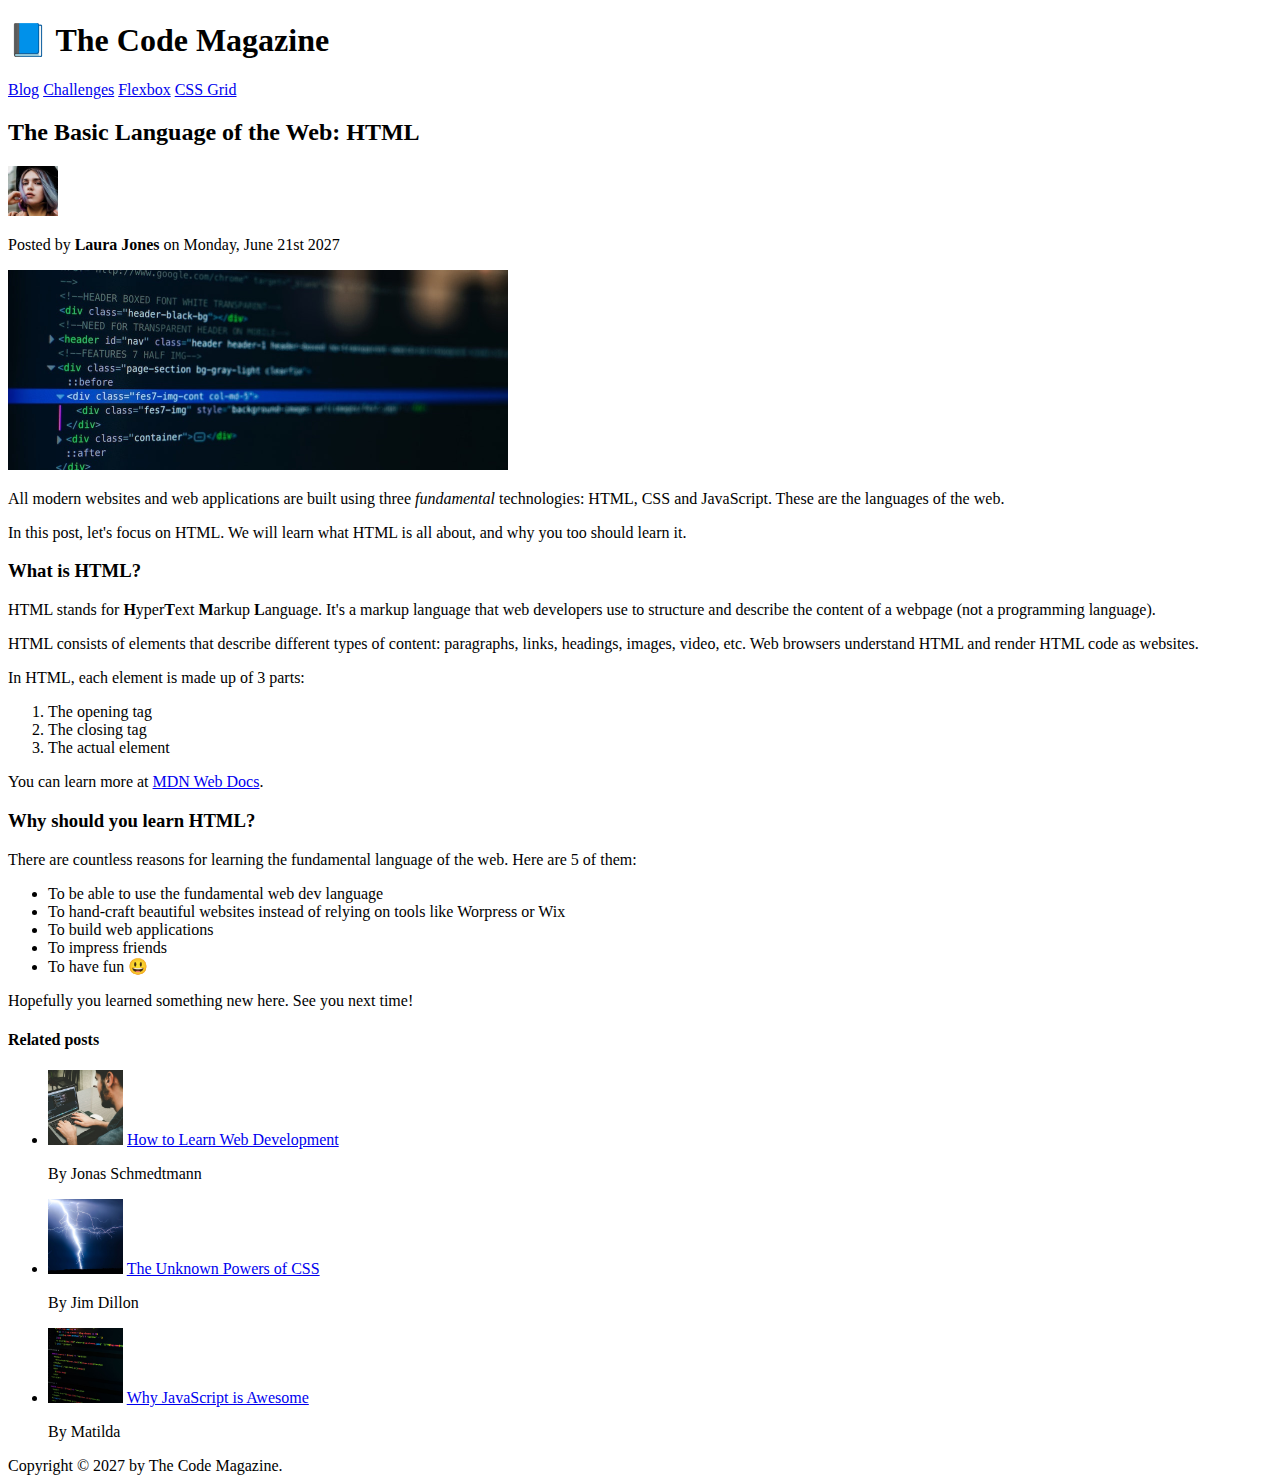
<file: final/02-HTML-Fundamentals/index.html>
<!DOCTYPE html>
<html lang="en">
  <head>
    <meta charset="UTF-8" />
    <title>The Basic Language of the Web: HTML</title>
  </head>

  <body>
    <!--
    <h1>The Basic Language of the Web: HTML</h1>
    <h2>The Basic Language of the Web: HTML</h2>
    <h3>The Basic Language of the Web: HTML</h3>
    <h4>The Basic Language of the Web: HTML</h4>
    <h5>The Basic Language of the Web: HTML</h5>
    <h6>The Basic Language of the Web: HTML</h6>
    -->

    <header>
      <h1>📘 The Code Magazine</h1>

      <nav>
        <a href="blog.html">Blog</a>
        <a href="#">Challenges</a>
        <a href="#">Flexbox</a>
        <a href="#">CSS Grid</a>
      </nav>
    </header>

    <article>
      <header>
        <h2>The Basic Language of the Web: HTML</h2>

        <img
          src="img/laura-jones.jpg"
          alt="Headshot of Laura Jones"
          height="50"
          width="50"
        />

        <p>Posted by <strong>Laura Jones</strong> on Monday, June 21st 2027</p>

        <img
          src="img/post-img.jpg"
          alt="HTML code on a screen"
          width="500"
          height="200"
        />
      </header>

      <p>
        All modern websites and web applications are built using three
        <em>fundamental</em>
        technologies: HTML, CSS and JavaScript. These are the languages of the
        web.
      </p>

      <p>
        In this post, let's focus on HTML. We will learn what HTML is all about,
        and why you too should learn it.
      </p>

      <h3>What is HTML?</h3>
      <p>
        HTML stands for <strong>H</strong>yper<strong>T</strong>ext
        <strong>M</strong>arkup <strong>L</strong>anguage. It's a markup
        language that web developers use to structure and describe the content
        of a webpage (not a programming language).
      </p>
      <p>
        HTML consists of elements that describe different types of content:
        paragraphs, links, headings, images, video, etc. Web browsers understand
        HTML and render HTML code as websites.
      </p>
      <p>In HTML, each element is made up of 3 parts:</p>

      <ol>
        <li>The opening tag</li>
        <li>The closing tag</li>
        <li>The actual element</li>
      </ol>

      <p>
        You can learn more at
        <a
          href="https://developer.mozilla.org/en-US/docs/Web/HTML"
          target="_blank"
          >MDN Web Docs</a
        >.
      </p>

      <h3>Why should you learn HTML?</h3>

      <p>
        There are countless reasons for learning the fundamental language of the
        web. Here are 5 of them:
      </p>

      <ul>
        <li>To be able to use the fundamental web dev language</li>
        <li>
          To hand-craft beautiful websites instead of relying on tools like
          Worpress or Wix
        </li>
        <li>To build web applications</li>
        <li>To impress friends</li>
        <li>To have fun 😃</li>
      </ul>

      <p>Hopefully you learned something new here. See you next time!</p>
    </article>

    <aside>
      <h4>Related posts</h4>

      <ul>
        <li>
          <img
            src="img/related-1.jpg"
            alt="Person programming"
            width="75"
            width="75"
          />
          <a href="#">How to Learn Web Development</a>
          <p>By Jonas Schmedtmann</p>
        </li>
        <li>
          <img src="img/related-2.jpg" alt="Lightning" width="75" heigth="75" />
          <a href="#">The Unknown Powers of CSS</a>
          <p>By Jim Dillon</p>
        </li>
        <li>
          <img
            src="img/related-3.jpg"
            alt="JavaScript code on a screen"
            width="75"
            height="75"
          />
          <a href="#">Why JavaScript is Awesome</a>
          <p>By Matilda</p>
        </li>
      </ul>
    </aside>

    <footer>Copyright &copy; 2027 by The Code Magazine.</footer>
  </body>
</html>
</file>
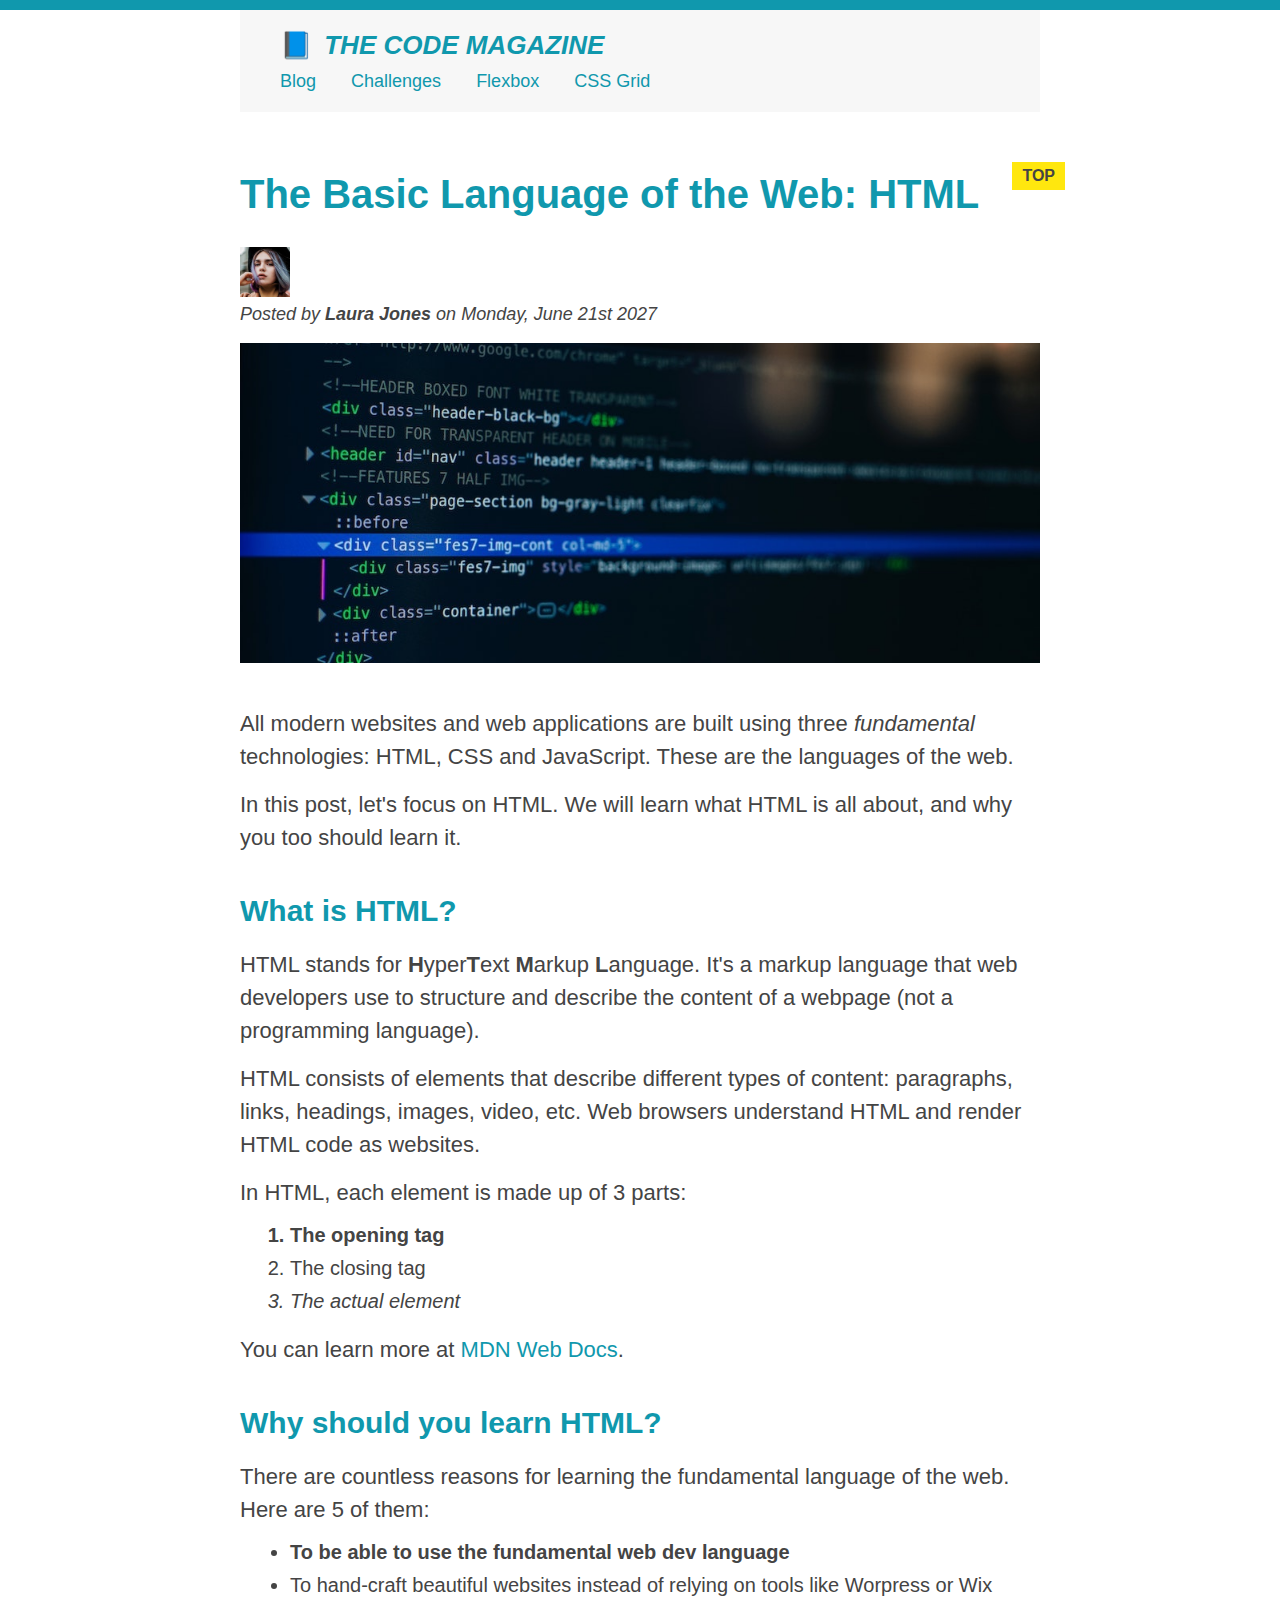
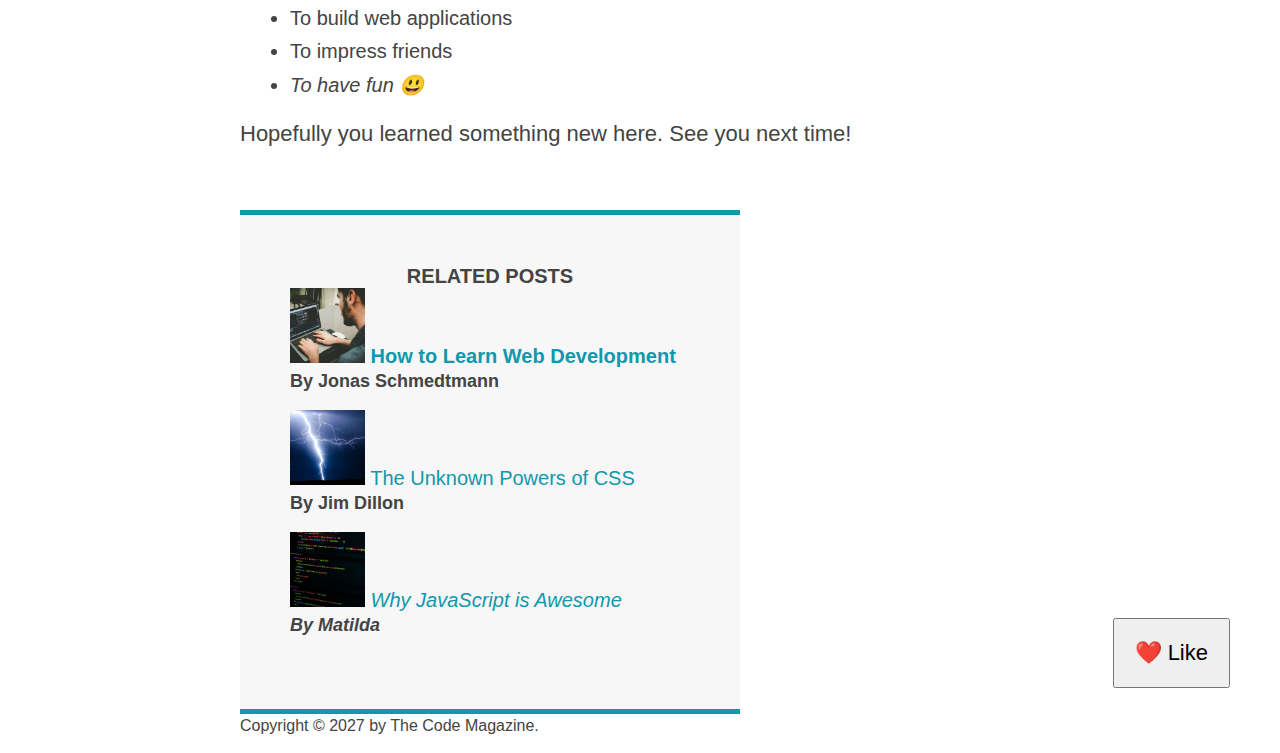
<file: final/03-CSS-Fundamentals/index.html>
<!DOCTYPE html>
<html lang="en">
  <head>
    <meta charset="UTF-8" />
    <link href="style.css" rel="stylesheet" />

    <title>The Basic Language of the Web: HTML</title>
  </head>

  <body>
    <!--
    <h1>The Basic Language of the Web: HTML</h1>
    <h2>The Basic Language of the Web: HTML</h2>
    <h3>The Basic Language of the Web: HTML</h3>
    <h4>The Basic Language of the Web: HTML</h4>
    <h5>The Basic Language of the Web: HTML</h5>
    <h6>The Basic Language of the Web: HTML</h6>
    -->

    <div class="container">
      <header class="main-header">
        <h1>📘 The Code Magazine</h1>

        <nav>
          <!-- <strong>This is the navigation</strong> -->
          <a href="blog.html">Blog</a>
          <a href="#">Challenges</a>
          <a href="#">Flexbox</a>
          <a href="#">CSS Grid</a>
        </nav>
      </header>

      <article>
        <header class="post-header">
          <h2>The Basic Language of the Web: HTML</h2>

          <img
            src="img/laura-jones.jpg"
            alt="Headshot of Laura Jones"
            height="50"
            width="50"
          />

          <p id="author">
            Posted by <strong>Laura Jones</strong> on Monday, June 21st 2027
          </p>

          <img
            src="img/post-img.jpg"
            alt="HTML code on a screen"
            width="500"
            height="200"
            class="post-img"
          />
          <button>❤️ Like</button>
        </header>

        <p>
          All modern websites and web applications are built using three
          <em>fundamental</em>
          technologies: HTML, CSS and JavaScript. These are the languages of the
          web.
        </p>

        <p>
          In this post, let's focus on HTML. We will learn what HTML is all
          about, and why you too should learn it.
        </p>

        <h3>What is HTML?</h3>
        <p>
          HTML stands for <strong>H</strong>yper<strong>T</strong>ext
          <strong>M</strong>arkup <strong>L</strong>anguage. It's a markup
          language that web developers use to structure and describe the content
          of a webpage (not a programming language).
        </p>
        <p>
          HTML consists of elements that describe different types of content:
          paragraphs, links, headings, images, video, etc. Web browsers
          understand HTML and render HTML code as websites.
        </p>
        <p>In HTML, each element is made up of 3 parts:</p>

        <ol>
          <li class="first-li">The opening tag</li>
          <li>The closing tag</li>
          <li>The actual element</li>
        </ol>

        <p>
          You can learn more at
          <a
            href="https://developer.mozilla.org/en-US/docs/Web/HTML"
            target="_blank"
            >MDN Web Docs</a
          >.
        </p>

        <h3>Why should you learn HTML?</h3>

        <p>
          There are countless reasons for learning the fundamental language of
          the web. Here are 5 of them:
        </p>

        <ul>
          <li class="first-li">
            To be able to use the fundamental web dev language
          </li>
          <li>
            To hand-craft beautiful websites instead of relying on tools like
            Worpress or Wix
          </li>
          <li>To build web applications</li>
          <li>To impress friends</li>
          <li>To have fun 😃</li>
        </ul>

        <p>Hopefully you learned something new here. See you next time!</p>
      </article>

      <aside>
        <h4>Related posts</h4>

        <ul class="related">
          <li>
            <img
              src="img/related-1.jpg"
              alt="Person programming"
              width="75"
              height="75"
            />
            <a href="#">How to Learn Web Development</a>
            <p class="related-author">By Jonas Schmedtmann</p>
          </li>
          <li>
            <img
              src="img/related-2.jpg"
              alt="Lightning"
              width="75"
              height="75"
            />
            <a href="#">The Unknown Powers of CSS</a>
            <p class="related-author">By Jim Dillon</p>
          </li>
          <li>
            <img
              src="img/related-3.jpg"
              alt="JavaScript code on a screen"
              width="75"
              height="75"
            />
            <a href="#">Why JavaScript is Awesome</a>
            <p class="related-author">By Matilda</p>
          </li>
        </ul>
      </aside>

      <footer>
        <p id="copyright" class="copyright text">
          Copyright &copy; 2027 by The Code Magazine.
        </p>
      </footer>
    </div>
  </body>
</html>
</file>
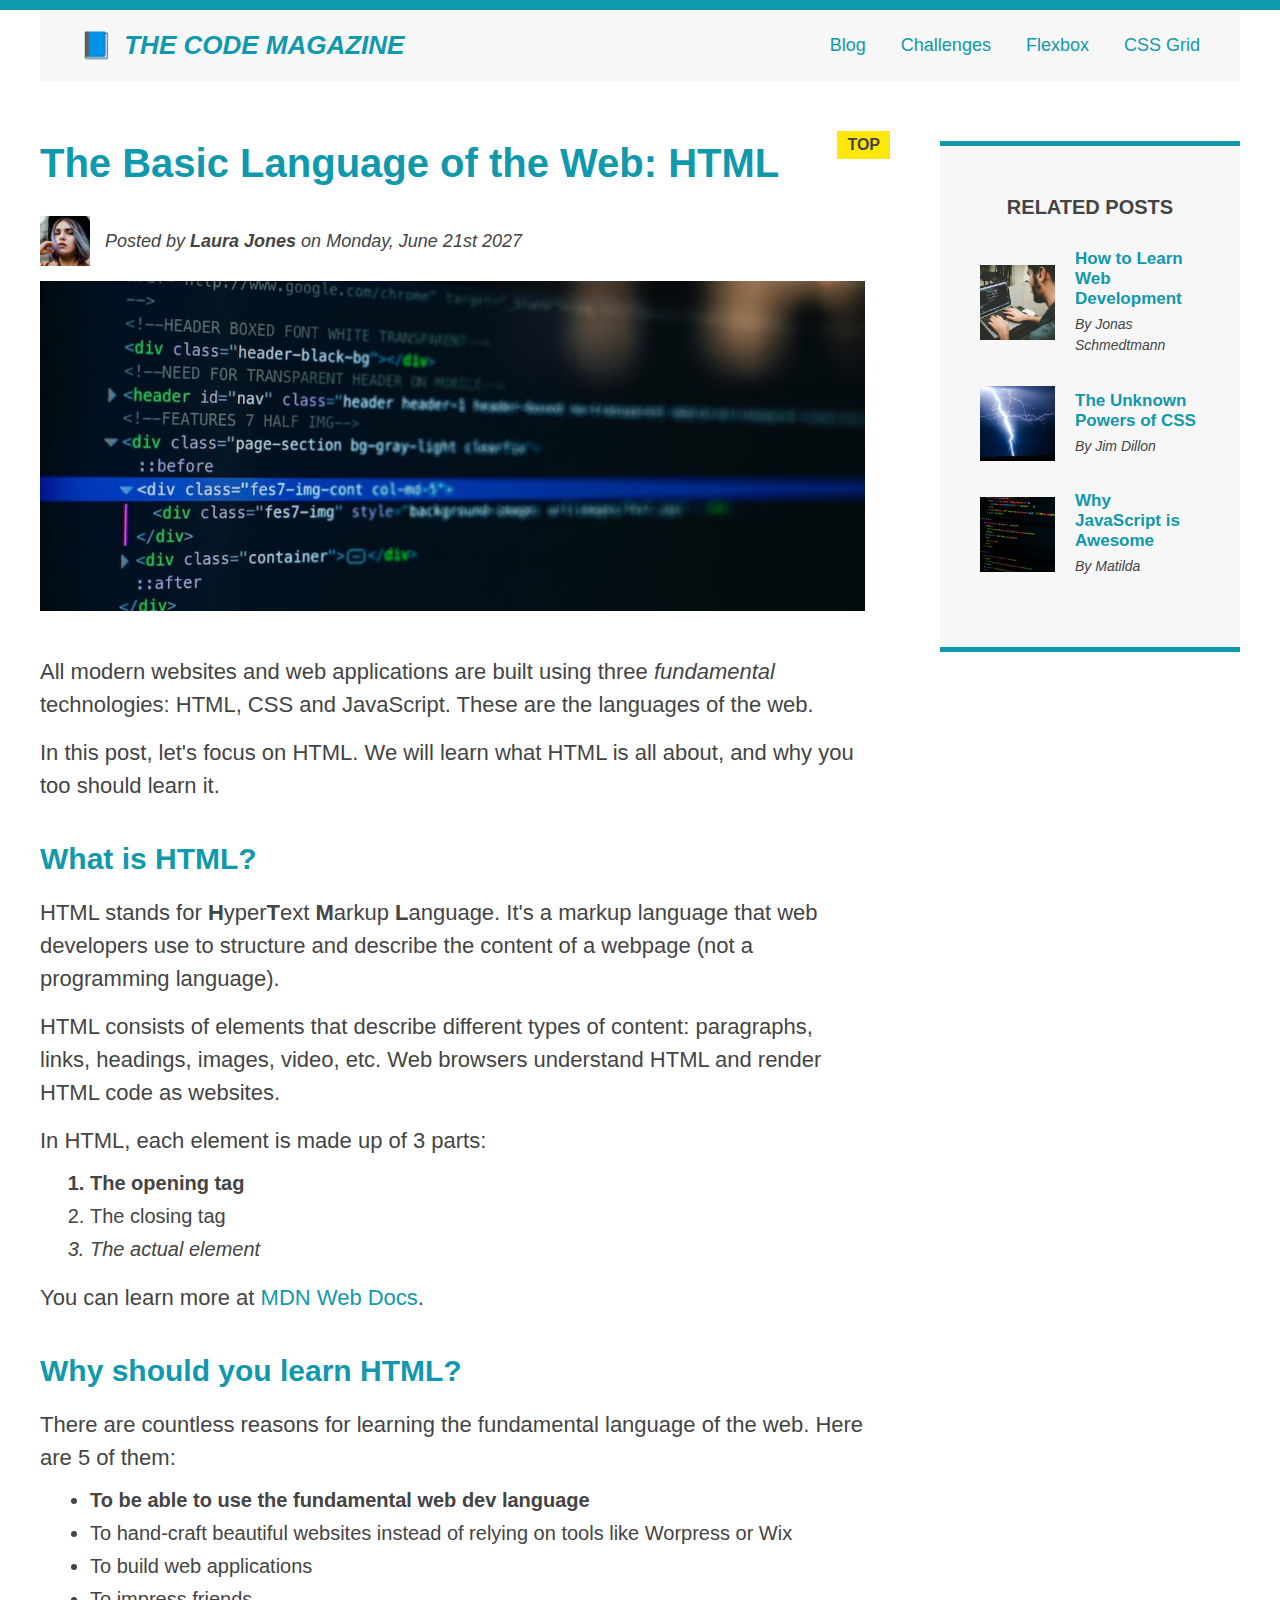
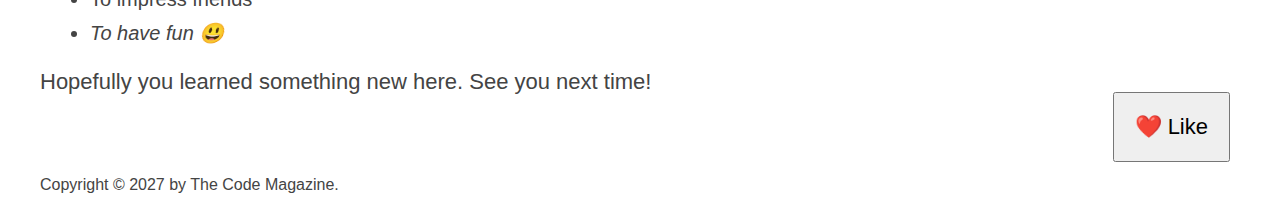
<file: final/04-CSS-Layouts/index.html>
<!DOCTYPE html>
<html lang="en">
  <head>
    <meta charset="UTF-8" />
    <link href="style.css" rel="stylesheet" />

    <title>The Basic Language of the Web: HTML</title>
  </head>

  <body>
    <!--
    <h1>The Basic Language of the Web: HTML</h1>
    <h2>The Basic Language of the Web: HTML</h2>
    <h3>The Basic Language of the Web: HTML</h3>
    <h4>The Basic Language of the Web: HTML</h4>
    <h5>The Basic Language of the Web: HTML</h5>
    <h6>The Basic Language of the Web: HTML</h6>
    -->

    <div class="container">
      <header class="main-header clearfix">
        <h1>📘 The Code Magazine</h1>

        <nav>
          <!-- <strong>This is the navigation</strong> -->
          <a href="blog.html">Blog</a>
          <a href="#">Challenges</a>
          <a href="flexbox.html">Flexbox</a>
          <a href="css-grid.html">CSS Grid</a>
        </nav>

        <!-- <div class="clear"></div> -->
      </header>

      <!-- ONLY NECESSARY FOR FLEXBOX -->
      <!-- <div class="row"> -->
      <article>
        <header class="post-header">
          <h2>The Basic Language of the Web: HTML</h2>

          <div class="author-box">
            <img
              src="img/laura-jones.jpg"
              alt="Headshot of Laura Jones"
              height="50"
              width="50"
              class="author-img"
            />

            <p id="author" class="author">
              Posted by <strong>Laura Jones</strong> on Monday, June 21st 2027
            </p>
          </div>

          <img
            src="img/post-img.jpg"
            alt="HTML code on a screen"
            width="500"
            height="200"
            class="post-img"
          />
          <button>❤️ Like</button>
        </header>

        <p>
          All modern websites and web applications are built using three
          <em>fundamental</em>
          technologies: HTML, CSS and JavaScript. These are the languages of the
          web.
        </p>

        <p>
          In this post, let's focus on HTML. We will learn what HTML is all
          about, and why you too should learn it.
        </p>

        <h3>What is HTML?</h3>
        <p>
          HTML stands for <strong>H</strong>yper<strong>T</strong>ext
          <strong>M</strong>arkup <strong>L</strong>anguage. It's a markup
          language that web developers use to structure and describe the content
          of a webpage (not a programming language).
        </p>
        <p>
          HTML consists of elements that describe different types of content:
          paragraphs, links, headings, images, video, etc. Web browsers
          understand HTML and render HTML code as websites.
        </p>
        <p>In HTML, each element is made up of 3 parts:</p>

        <ol>
          <li class="first-li">The opening tag</li>
          <li>The closing tag</li>
          <li>The actual element</li>
        </ol>

        <p>
          You can learn more at
          <a
            href="https://developer.mozilla.org/en-US/docs/Web/HTML"
            target="_blank"
            >MDN Web Docs</a
          >.
        </p>

        <h3>Why should you learn HTML?</h3>

        <p>
          There are countless reasons for learning the fundamental language of
          the web. Here are 5 of them:
        </p>

        <ul>
          <li class="first-li">
            To be able to use the fundamental web dev language
          </li>
          <li>
            To hand-craft beautiful websites instead of relying on tools like
            Worpress or Wix
          </li>
          <li>To build web applications</li>
          <li>To impress friends</li>
          <li>To have fun 😃</li>
        </ul>

        <p>Hopefully you learned something new here. See you next time!</p>
      </article>

      <aside>
        <h4>Related posts</h4>

        <ul class="related">
          <li class="related-post">
            <img
              src="img/related-1.jpg"
              alt="Person programming"
              width="75"
              height="75"
            />
            <div>
              <a href="#" class="related-link">How to Learn Web Development</a>
              <p class="related-author">By Jonas Schmedtmann</p>
            </div>
          </li>
          <li class="related-post">
            <img
              src="img/related-2.jpg"
              alt="Lightning"
              width="75"
              height="75"
            />
            <div>
              <a href="#" class="related-link">The Unknown Powers of CSS</a>
              <p class="related-author">By Jim Dillon</p>
            </div>
          </li>
          <li class="related-post">
            <img
              src="img/related-3.jpg"
              alt="JavaScript code on a screen"
              width="75"
              height="75"
            />
            <div>
              <a href="#" class="related-link">Why JavaScript is Awesome</a>
              <p class="related-author">By Matilda</p>
            </div>
          </li>
        </ul>
      </aside>
      <!-- </div> -->

      <footer>
        <p id="copyright" class="copyright text">
          Copyright &copy; 2027 by The Code Magazine.
        </p>
      </footer>
    </div>
  </body>
</html>
</file>
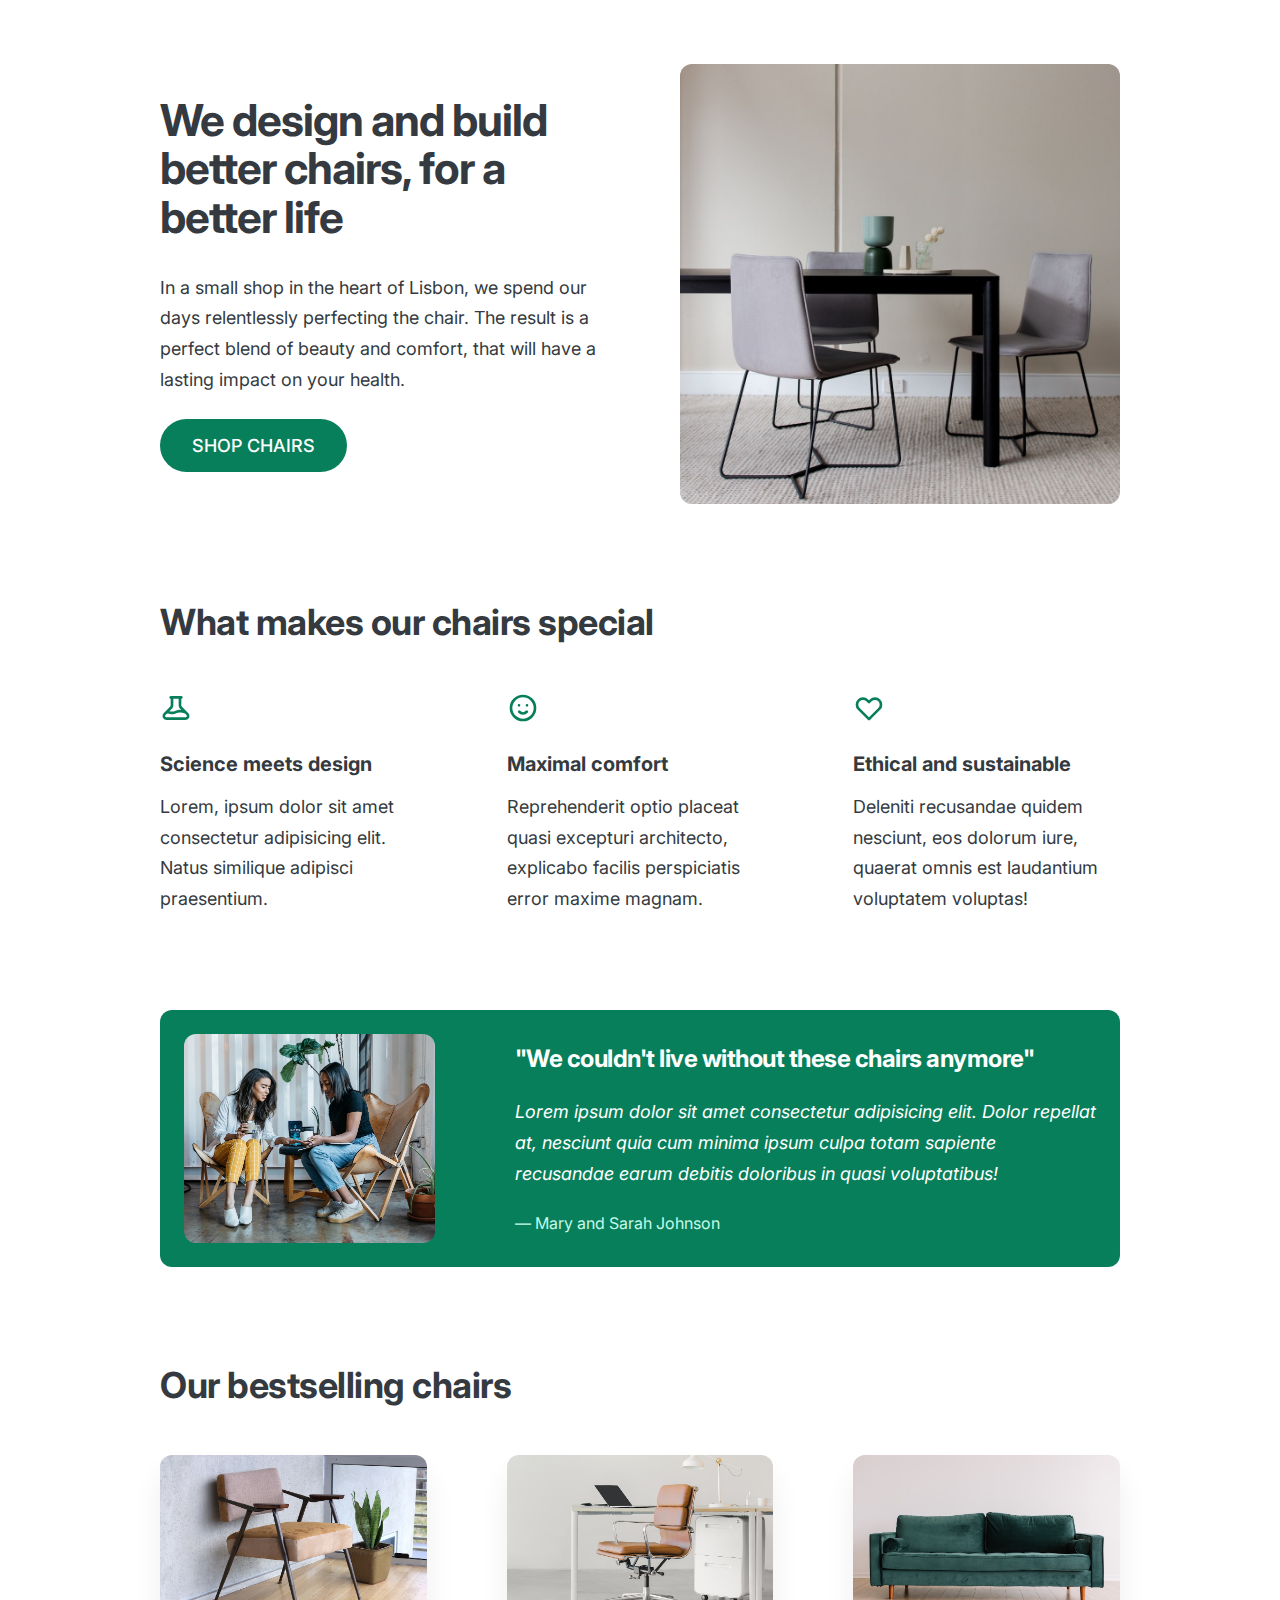
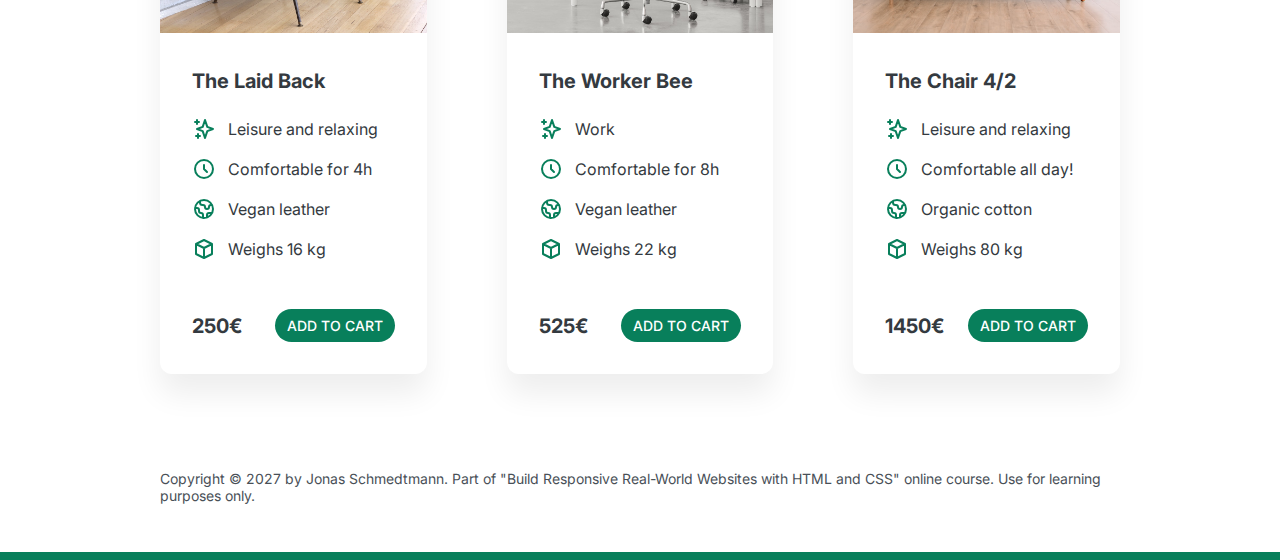
<file: final/05-Design/index.html>
<!DOCTYPE html>
<html lang="en">
  <head>
    <meta charset="UTF-8" />
    <meta http-equiv="X-UA-Compatible" content="IE=edge" />
    <meta name="viewport" content="width=device-width, initial-scale=1.0" />

    <link rel="preconnect" href="https://fonts.gstatic.com" />
    <link
      href="https://fonts.googleapis.com/css2?family=Inter:wght@400;500;700&display=swap"
      rel="stylesheet"
    />

    <link rel="stylesheet" href="style.css" />
    <title>Lisbon Chair Shop</title>
  </head>
  <body>
    <div class="container">
      <header>
        <div class="header-text-box">
          <h1>We design and build better chairs, for a better life</h1>
          <p class="header-text">
            In a small shop in the heart of Lisbon, we spend our days
            relentlessly perfecting the chair. The result is a perfect blend of
            beauty and comfort, that will have a lasting impact on your health.
          </p>
          <a class="btn btn--big" href="#">Shop chairs</a>
        </div>
        <img src="hero.jpg" alt="Photo" />
      </header>

      <section>
        <h2>What makes our chairs special</h2>
        <div class="grid-3-cols">
          <div>
            <svg
              xmlns="http://www.w3.org/2000/svg"
              class="features-icon"
              fill="none"
              viewBox="0 0 24 24"
              stroke="currentColor"
            >
              <path
                stroke-linecap="round"
                stroke-linejoin="round"
                stroke-width="2"
                d="M19.428 15.428a2 2 0 00-1.022-.547l-2.387-.477a6 6 0 00-3.86.517l-.318.158a6 6 0 01-3.86.517L6.05 15.21a2 2 0 00-1.806.547M8 4h8l-1 1v5.172a2 2 0 00.586 1.414l5 5c1.26 1.26.367 3.414-1.415 3.414H4.828c-1.782 0-2.674-2.154-1.414-3.414l5-5A2 2 0 009 10.172V5L8 4z"
              />
            </svg>
            <p class="features-title"><strong>Science meets design</strong></p>
            <p class="features-text">
              Lorem, ipsum dolor sit amet consectetur adipisicing elit. Natus
              similique adipisci praesentium.
            </p>
          </div>

          <div>
            <svg
              xmlns="http://www.w3.org/2000/svg"
              class="features-icon"
              fill="none"
              viewBox="0 0 24 24"
              stroke="currentColor"
            >
              <path
                stroke-linecap="round"
                stroke-linejoin="round"
                stroke-width="2"
                d="M14.828 14.828a4 4 0 01-5.656 0M9 10h.01M15 10h.01M21 12a9 9 0 11-18 0 9 9 0 0118 0z"
              />
            </svg>
            <p class="features-title">
              <strong>Maximal comfort</strong>
            </p>
            <p class="features-text">
              Reprehenderit optio placeat quasi excepturi architecto, explicabo
              facilis perspiciatis error maxime magnam.
            </p>
          </div>

          <div>
            <svg
              xmlns="http://www.w3.org/2000/svg"
              class="features-icon"
              fill="none"
              viewBox="0 0 24 24"
              stroke="currentColor"
            >
              <path
                stroke-linecap="round"
                stroke-linejoin="round"
                stroke-width="2"
                d="M4.318 6.318a4.5 4.5 0 000 6.364L12 20.364l7.682-7.682a4.5 4.5 0 00-6.364-6.364L12 7.636l-1.318-1.318a4.5 4.5 0 00-6.364 0z"
              />
            </svg>
            <p class="features-title">
              <strong>Ethical and sustainable</strong>
            </p>
            <p class="features-text">
              Deleniti recusandae quidem nesciunt, eos dolorum iure, quaerat
              omnis est laudantium voluptatem voluptas!
            </p>
          </div>
        </div>
      </section>

      <section class="testimonial-section">
        <div class="grid-3-cols">
          <img src="customers.jpg" alt="People sitting on chairs" />
          <div class="testimonial-box">
            <h2>"We couldn't live without these chairs anymore"</h2>
            <blockquote class="testimonial-text">
              Lorem ipsum dolor sit amet consectetur adipisicing elit. Dolor
              repellat at, nesciunt quia cum minima ipsum culpa totam sapiente
              recusandae earum debitis doloribus in quasi voluptatibus!
            </blockquote>
            <p class="testimonial-author">&mdash; Mary and Sarah Johnson</p>
          </div>
        </div>
      </section>

      <section>
        <h2>Our bestselling chairs</h2>
        <div class="grid-3-cols">
          <figure class="chair">
            <img src="chair-1.jpg" alt="Chair" />
            <div class="chair-box">
              <h3>The Laid Back</h3>
              <ul class="chair-details">
                <li>
                  <svg
                    xmlns="http://www.w3.org/2000/svg"
                    class="chair-icon"
                    fill="none"
                    viewBox="0 0 24 24"
                    stroke="currentColor"
                  >
                    <path
                      stroke-linecap="round"
                      stroke-linejoin="round"
                      stroke-width="2"
                      d="M5 3v4M3 5h4M6 17v4m-2-2h4m5-16l2.286 6.857L21 12l-5.714 2.143L13 21l-2.286-6.857L5 12l5.714-2.143L13 3z"
                    />
                  </svg>
                  <!-- Span is a generic INLINE text element, it doesn't have any meaning. It's like a div element, but inline -->
                  <span>Leisure and relaxing</span>
                </li>
                <li>
                  <svg
                    xmlns="http://www.w3.org/2000/svg"
                    class="chair-icon"
                    fill="none"
                    viewBox="0 0 24 24"
                    stroke="currentColor"
                  >
                    <path
                      stroke-linecap="round"
                      stroke-linejoin="round"
                      stroke-width="2"
                      d="M12 8v4l3 3m6-3a9 9 0 11-18 0 9 9 0 0118 0z"
                    />
                  </svg>
                  <span>Comfortable for 4h</span>
                </li>
                <li>
                  <svg
                    xmlns="http://www.w3.org/2000/svg"
                    class="chair-icon"
                    fill="none"
                    viewBox="0 0 24 24"
                    stroke="currentColor"
                  >
                    <path
                      stroke-linecap="round"
                      stroke-linejoin="round"
                      stroke-width="2"
                      d="M3.055 11H5a2 2 0 012 2v1a2 2 0 002 2 2 2 0 012 2v2.945M8 3.935V5.5A2.5 2.5 0 0010.5 8h.5a2 2 0 012 2 2 2 0 104 0 2 2 0 012-2h1.064M15 20.488V18a2 2 0 012-2h3.064M21 12a9 9 0 11-18 0 9 9 0 0118 0z"
                    />
                  </svg>
                  <span>Vegan leather</span>
                </li>
                <li>
                  <svg
                    xmlns="http://www.w3.org/2000/svg"
                    class="chair-icon"
                    fill="none"
                    viewBox="0 0 24 24"
                    stroke="currentColor"
                  >
                    <path
                      stroke-linecap="round"
                      stroke-linejoin="round"
                      stroke-width="2"
                      d="M20 7l-8-4-8 4m16 0l-8 4m8-4v10l-8 4m0-10L4 7m8 4v10M4 7v10l8 4"
                    />
                  </svg>
                  <span>Weighs 16 kg</span>
                </li>
              </ul>
              <div class="chair-price">
                <strong>250€</strong>
                <a href="#" class="btn btn--small">Add to cart</a>
              </div>
            </div>
          </figure>

          <figure class="chair">
            <img src="chair-2.jpg" alt="Chair" />
            <div class="chair-box">
              <h3>The Worker Bee</h3>
              <ul class="chair-details">
                <li>
                  <svg
                    xmlns="http://www.w3.org/2000/svg"
                    class="chair-icon"
                    fill="none"
                    viewBox="0 0 24 24"
                    stroke="currentColor"
                  >
                    <path
                      stroke-linecap="round"
                      stroke-linejoin="round"
                      stroke-width="2"
                      d="M5 3v4M3 5h4M6 17v4m-2-2h4m5-16l2.286 6.857L21 12l-5.714 2.143L13 21l-2.286-6.857L5 12l5.714-2.143L13 3z"
                    />
                  </svg>
                  <span>Work</span>
                </li>
                <li>
                  <svg
                    xmlns="http://www.w3.org/2000/svg"
                    class="chair-icon"
                    fill="none"
                    viewBox="0 0 24 24"
                    stroke="currentColor"
                  >
                    <path
                      stroke-linecap="round"
                      stroke-linejoin="round"
                      stroke-width="2"
                      d="M12 8v4l3 3m6-3a9 9 0 11-18 0 9 9 0 0118 0z"
                    />
                  </svg>
                  <span>Comfortable for 8h</span>
                </li>
                <li>
                  <svg
                    xmlns="http://www.w3.org/2000/svg"
                    class="chair-icon"
                    fill="none"
                    viewBox="0 0 24 24"
                    stroke="currentColor"
                  >
                    <path
                      stroke-linecap="round"
                      stroke-linejoin="round"
                      stroke-width="2"
                      d="M3.055 11H5a2 2 0 012 2v1a2 2 0 002 2 2 2 0 012 2v2.945M8 3.935V5.5A2.5 2.5 0 0010.5 8h.5a2 2 0 012 2 2 2 0 104 0 2 2 0 012-2h1.064M15 20.488V18a2 2 0 012-2h3.064M21 12a9 9 0 11-18 0 9 9 0 0118 0z"
                    />
                  </svg>
                  <span>Vegan leather</span>
                </li>
                <li>
                  <svg
                    xmlns="http://www.w3.org/2000/svg"
                    class="chair-icon"
                    fill="none"
                    viewBox="0 0 24 24"
                    stroke="currentColor"
                  >
                    <path
                      stroke-linecap="round"
                      stroke-linejoin="round"
                      stroke-width="2"
                      d="M20 7l-8-4-8 4m16 0l-8 4m8-4v10l-8 4m0-10L4 7m8 4v10M4 7v10l8 4"
                    />
                  </svg>
                  <span>Weighs 22 kg</span>
                </li>
              </ul>
              <div class="chair-price">
                <strong>525€</strong>
                <a href="#" class="btn btn--small">Add to cart</a>
              </div>
            </div>
          </figure>

          <figure class="chair">
            <img src="chair-3.jpg" alt="Chair" />
            <div class="chair-box">
              <h3>The Chair 4/2</h3>
              <ul class="chair-details">
                <li>
                  <svg
                    xmlns="http://www.w3.org/2000/svg"
                    class="chair-icon"
                    fill="none"
                    viewBox="0 0 24 24"
                    stroke="currentColor"
                  >
                    <path
                      stroke-linecap="round"
                      stroke-linejoin="round"
                      stroke-width="2"
                      d="M5 3v4M3 5h4M6 17v4m-2-2h4m5-16l2.286 6.857L21 12l-5.714 2.143L13 21l-2.286-6.857L5 12l5.714-2.143L13 3z"
                    />
                  </svg>
                  <span>Leisure and relaxing</span>
                </li>
                <li>
                  <svg
                    xmlns="http://www.w3.org/2000/svg"
                    class="chair-icon"
                    fill="none"
                    viewBox="0 0 24 24"
                    stroke="currentColor"
                  >
                    <path
                      stroke-linecap="round"
                      stroke-linejoin="round"
                      stroke-width="2"
                      d="M12 8v4l3 3m6-3a9 9 0 11-18 0 9 9 0 0118 0z"
                    />
                  </svg>
                  <span>Comfortable all day!</span>
                </li>
                <li>
                  <svg
                    xmlns="http://www.w3.org/2000/svg"
                    class="chair-icon"
                    fill="none"
                    viewBox="0 0 24 24"
                    stroke="currentColor"
                  >
                    <path
                      stroke-linecap="round"
                      stroke-linejoin="round"
                      stroke-width="2"
                      d="M3.055 11H5a2 2 0 012 2v1a2 2 0 002 2 2 2 0 012 2v2.945M8 3.935V5.5A2.5 2.5 0 0010.5 8h.5a2 2 0 012 2 2 2 0 104 0 2 2 0 012-2h1.064M15 20.488V18a2 2 0 012-2h3.064M21 12a9 9 0 11-18 0 9 9 0 0118 0z"
                    />
                  </svg>
                  <span>Organic cotton</span>
                </li>
                <li>
                  <svg
                    xmlns="http://www.w3.org/2000/svg"
                    class="chair-icon"
                    fill="none"
                    viewBox="0 0 24 24"
                    stroke="currentColor"
                  >
                    <path
                      stroke-linecap="round"
                      stroke-linejoin="round"
                      stroke-width="2"
                      d="M20 7l-8-4-8 4m16 0l-8 4m8-4v10l-8 4m0-10L4 7m8 4v10M4 7v10l8 4"
                    />
                  </svg>
                  <span>Weighs 80 kg</span>
                </li>
              </ul>
              <div class="chair-price">
                <strong>1450€</strong>
                <a href="#" class="btn btn--small">Add to cart</a>
              </div>
            </div>
          </figure>
        </div>
      </section>

      <footer>
        Copyright &copy; 2027 by Jonas Schmedtmann. Part of "Build Responsive
        Real-World Websites with HTML and CSS" online course. Use for learning
        purposes only.
      </footer>
    </div>
  </body>
</html>
</file>
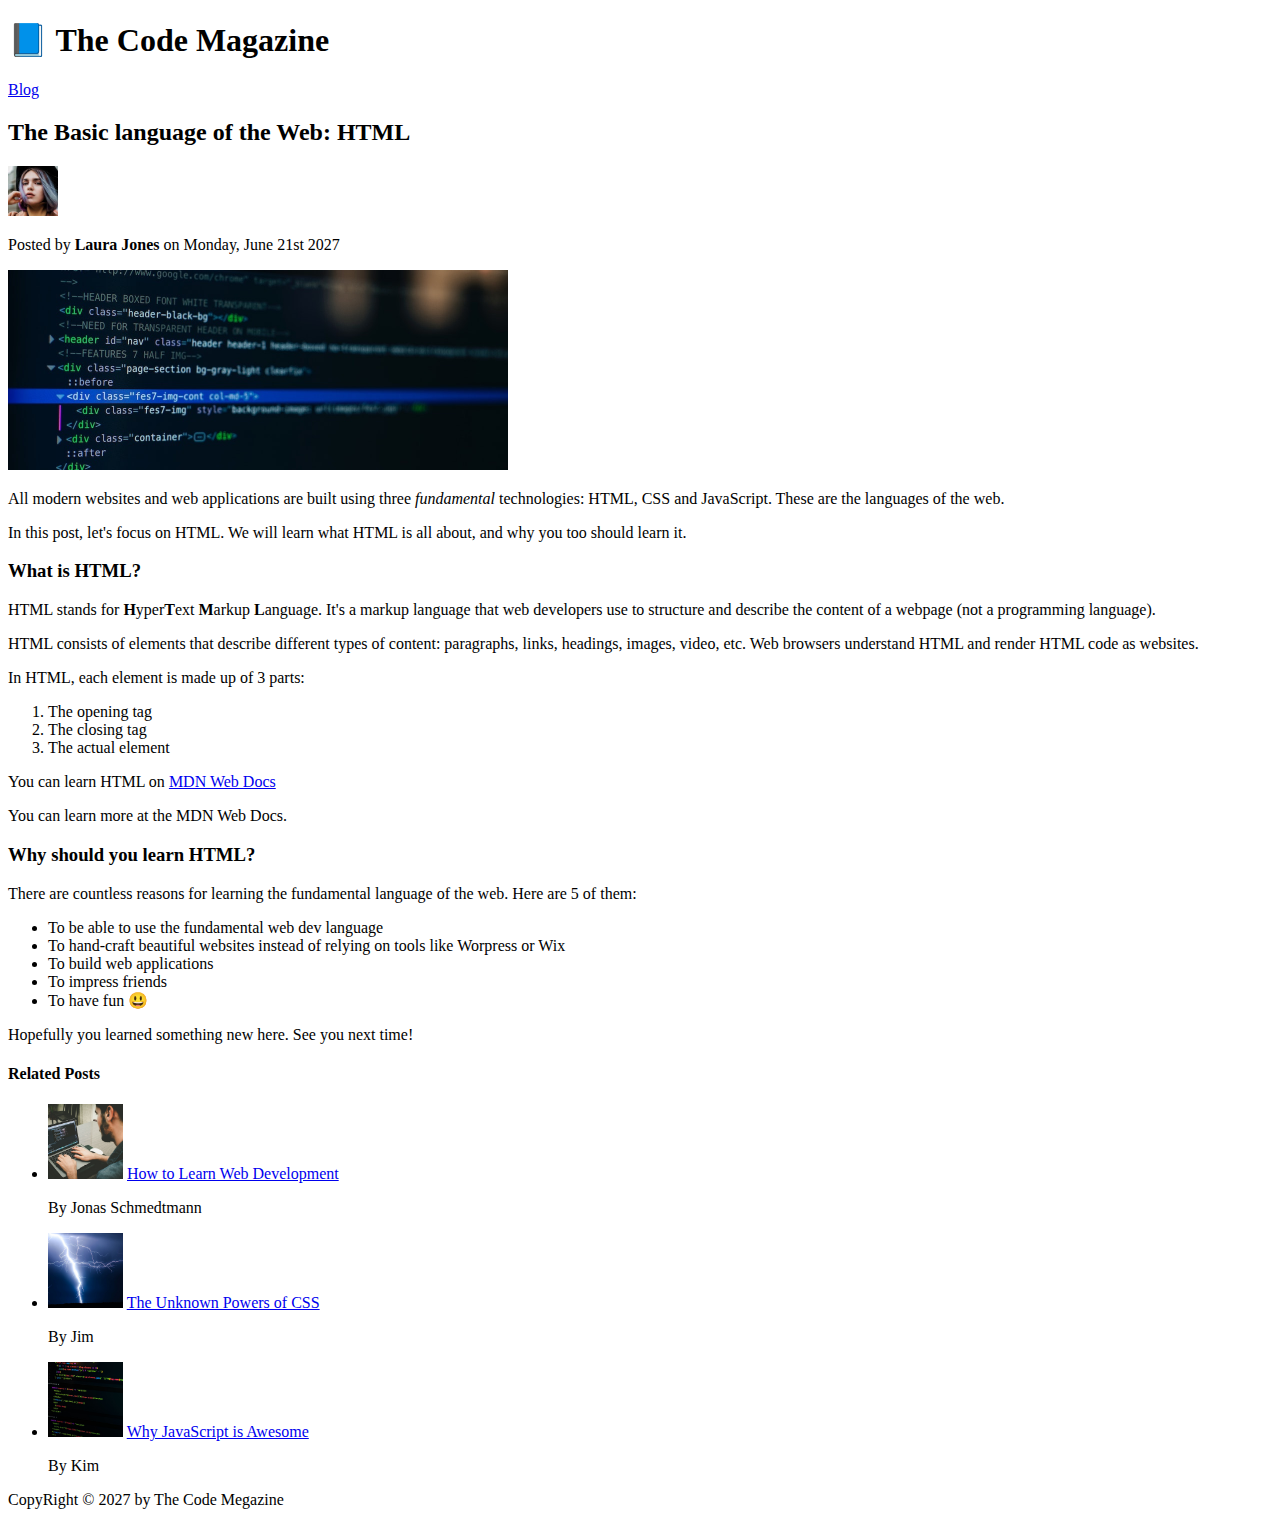
<file: starter/02-HTML-Fundamentals/index.html>
<!DOCTYPE html>

<html lang="en">
  <head>
    <title> The Basic language of the Web: HTML</title>
    <meta charset="UTF-8">
  </head>

  <body>
    <h1>📘 The Code Magazine</h1>

    <a href="blog.html">Blog</a>

    <h2> The Basic language of the Web: HTML</h2>

    <img src="img/laura-jones.jpg" alt="laura jones" width="50">

    <p>Posted by <strong>Laura Jones</strong> on Monday, June 21st 2027</p>

    <img src="img/post-img.jpg" alt="html code on screen" width="500">

    <p>
      All modern websites and web applications are built using three <em>fundamental</em> technologies: HTML, CSS and JavaScript. These are the languages of the web.
    </p>

    <p>
      In this post, let's focus on HTML. We will learn what HTML is all about, and why you too should learn it.
    </p>

    <h3>What is HTML?</h3>

    <p>
      HTML stands for <strong>H</strong>yper<strong>T</strong>ext <strong>M</strong>arkup <strong>L</strong>anguage. It's a markup language that web developers use to structure and describe the content of a webpage (not a programming language).
    </p>

    <p>
      HTML consists of elements that describe different types of content: paragraphs, links, headings, images, video, etc. Web browsers understand HTML and render HTML code as websites.
    </p>

    <p>In HTML, each element is made up of 3 parts:</p>

    <ol>
      <li>The opening tag</li>
      <li>The closing tag</li>
      <li>The actual element</li>
    </ol>

    <p>You can learn HTML on 
      <a href="https://developer.mozilla.org/zh-CN/" target="_blank">MDN Web Docs</a>
    </p>

    <p>You can learn more at the MDN Web Docs.</p>

    <h3>Why should you learn HTML?</h3>

    <p>
      There are countless reasons for learning the fundamental language of the web. Here are 5 of them:
    </p>

    <ul>
      <li>To be able to use the fundamental web dev language</li>
      <li>To hand-craft beautiful websites instead of relying on tools like Worpress or Wix</li>
      <li>To build web applications</li>
      <li>To impress friends</li>
      <li>To have fun 😃</li>
    </ul>

    <p>Hopefully you learned something new here. See you next time!</p>

    <aside>
      <h4>Related Posts</h4>
      <ul>
        <li>
          <img src="img/related-1.jpg" alt="related-1" width="75">
          <a href="#">How to Learn Web Development</a>
          <p>By Jonas Schmedtmann</p>
        </li>
        <li>
          <img src="img/related-2.jpg" alt="related-2" width="75">
          <a href="#">The Unknown Powers of CSS</a>
          <p>By Jim</p>
        </li>
        <li>
          <img src="img/related-3.jpg" alt="related-3" width="75">
          <a href="#">Why JavaScript is Awesome</a>
          <p>By Kim</p>
        </li>
      </ul>
    </aside>

    <footer>
      CopyRight &copy; 2027 by The Code Megazine
    </footer>
  </body>
</html>
</file>
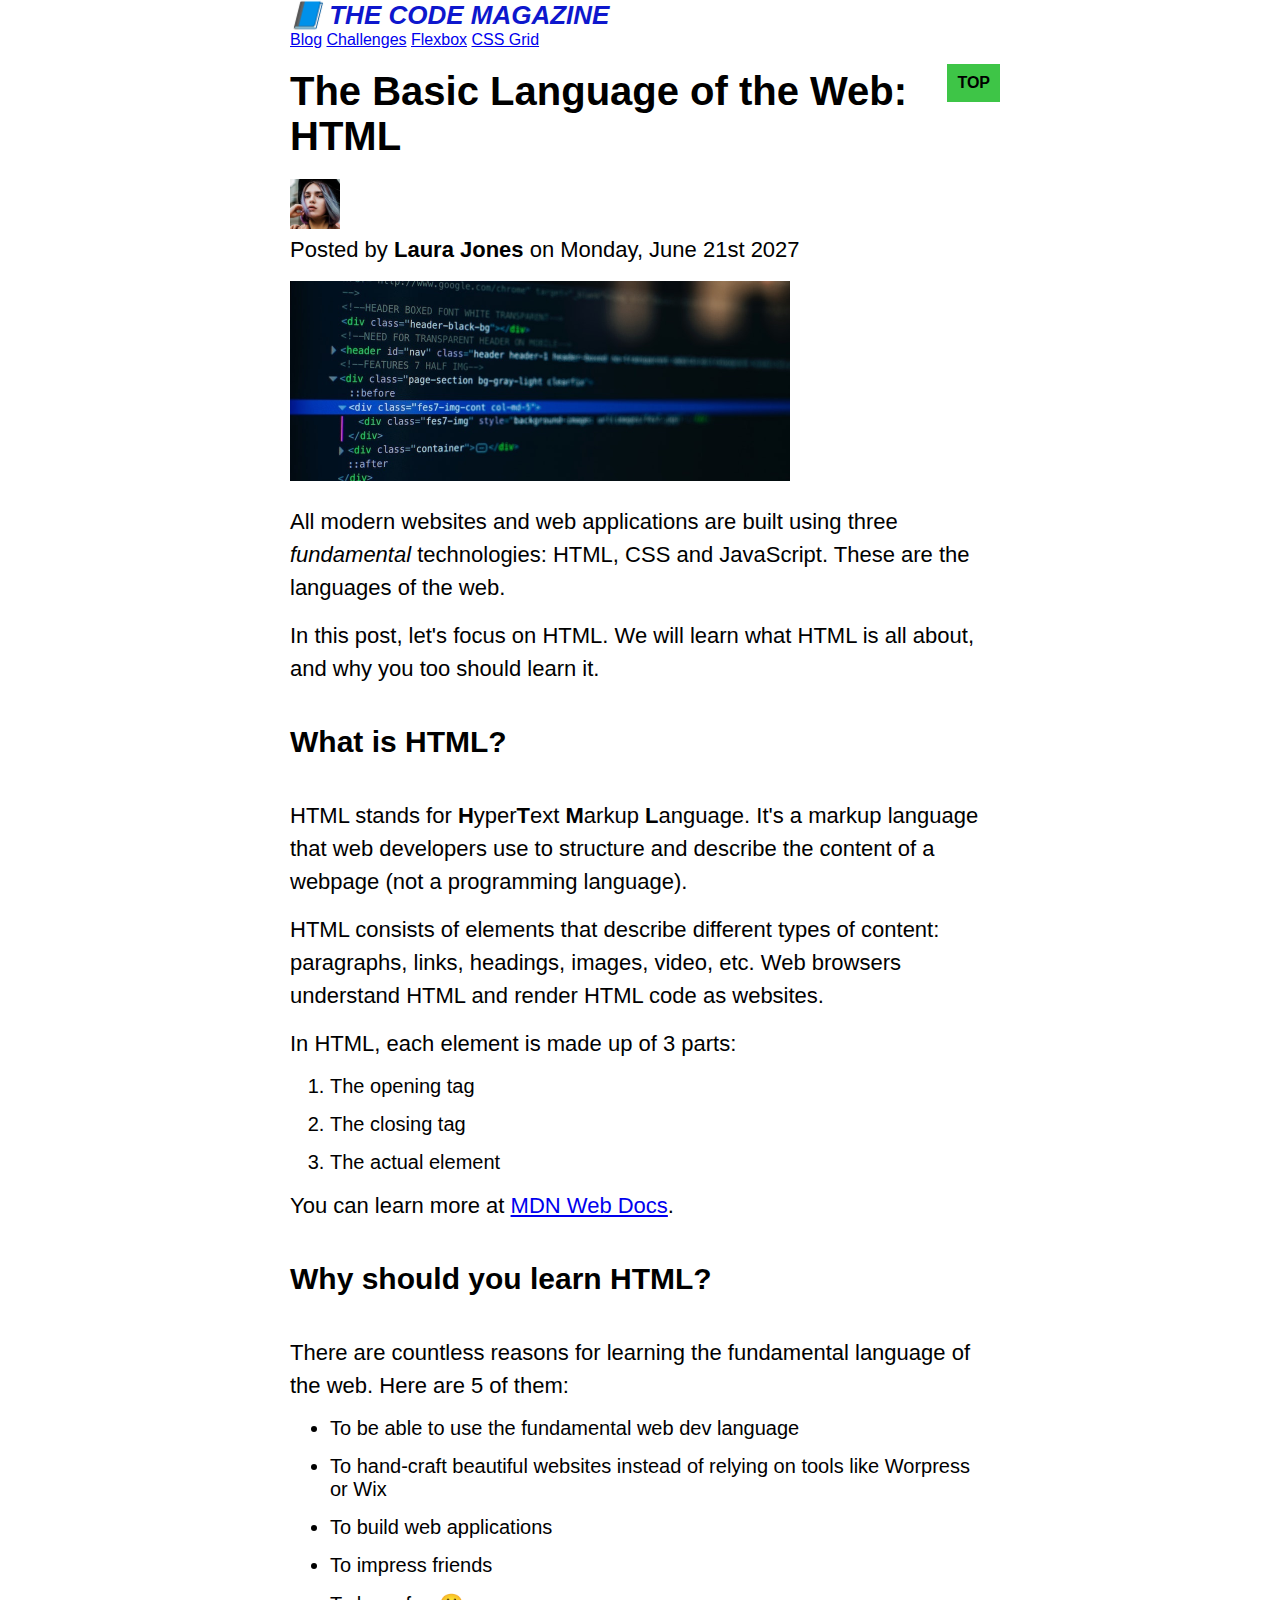
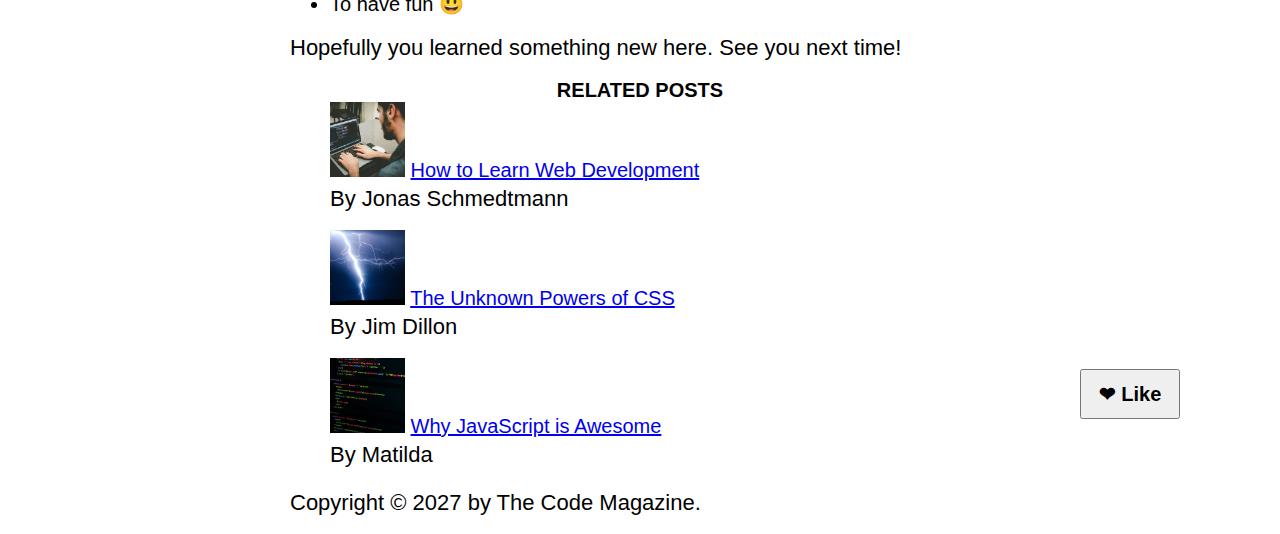
<file: starter/03-CSS-Fundamentals/index.html>
<!DOCTYPE html>
<html lang="en">
  <head>
    <meta charset="UTF-8" />
    <link rel="stylesheet" href="style.css">

    <title>The Basic Language of the Web: HTML</title>
  </head>

  <body>
    <div class="container">
      <header>
        <h1>📘 The Code Magazine</h1>

        <nav>
          <a href="blog.html">Blog</a>
          <a href="#">Challenges</a>
          <a href="#">Flexbox</a>
          <a href="#">CSS Grid</a>
        </nav>
      </header>

      <article>
        <header>
          <h2>The Basic Language of the Web: HTML</h2>


          <img
            src="img/laura-jones.jpg"
            alt="Headshot of Laura Jones"
            height="50"
            width="50"
          />

          <p>Posted by <strong>Laura Jones</strong> on Monday, June 21st 2027</p>

          <img
            src="img/post-img.jpg"
            alt="HTML code on a screen"
            width="500"
            height="200"
          />
        </header>

        <p>
          All modern websites and web applications are built using three
          <em>fundamental</em>
          technologies: HTML, CSS and JavaScript. These are the languages of the
          web.
        </p>

        <p>
          In this post, let's focus on HTML. We will learn what HTML is all about,
          and why you too should learn it.
        </p>

        <h3>What is HTML?</h3>
        <p>
          HTML stands for <strong>H</strong>yper<strong>T</strong>ext
          <strong>M</strong>arkup <strong>L</strong>anguage. It's a markup
          language that web developers use to structure and describe the content
          of a webpage (not a programming language).
        </p>
        <p>
          HTML consists of elements that describe different types of content:
          paragraphs, links, headings, images, video, etc. Web browsers understand
          HTML and render HTML code as websites.
        </p>
        <p>In HTML, each element is made up of 3 parts:</p>

        <ol>
          <li>The opening tag</li>
          <li>The closing tag</li>
          <li>The actual element</li>
        </ol>

        <p>
          You can learn more at
          <a
            href="https://developer.mozilla.org/en-US/docs/Web/HTML"
            target="_blank"
            >MDN Web Docs</a
          >.
        </p>

        <h3>Why should you learn HTML?</h3>

        <p>
          There are countless reasons for learning the fundamental language of the
          web. Here are 5 of them:
        </p>

        <ul>
          <li>To be able to use the fundamental web dev language</li>
          <li>
            To hand-craft beautiful websites instead of relying on tools like
            Worpress or Wix
          </li>
          <li>To build web applications</li>
          <li>To impress friends</li>
          <li>To have fun 😃</li>
        </ul>

        <p>Hopefully you learned something new here. See you next time!</p>
      </article>

      <aside>
        <h4>Related posts</h4>

        <ul class="related">
          <li>
            <img
              src="img/related-1.jpg"
              alt="Person programming"
              width="75"
              height="75"
            />
            <a href="#">How to Learn Web Development</a>
            <p>By Jonas Schmedtmann</p>
          </li>
          <li>
            <img src="img/related-2.jpg" alt="Lightning" width="75" height="75" />
            <a href="#">The Unknown Powers of CSS</a>
            <p>By Jim Dillon</p>
          </li>
          <li>
            <img
              src="img/related-3.jpg"
              alt="JavaScript code on a screen"
              width="75"
              height="75"
            />
            <a href="#">Why JavaScript is Awesome</a>
            <p>By Matilda</p>
          </li>
        </ul>
      </aside>

      <footer>
        <p>
        Copyright &copy; 2027 by The Code Magazine.
        </p>

      </footer>
      <button class="liked">❤ Like</button>
    </div>
  </body>
</html>
</file>
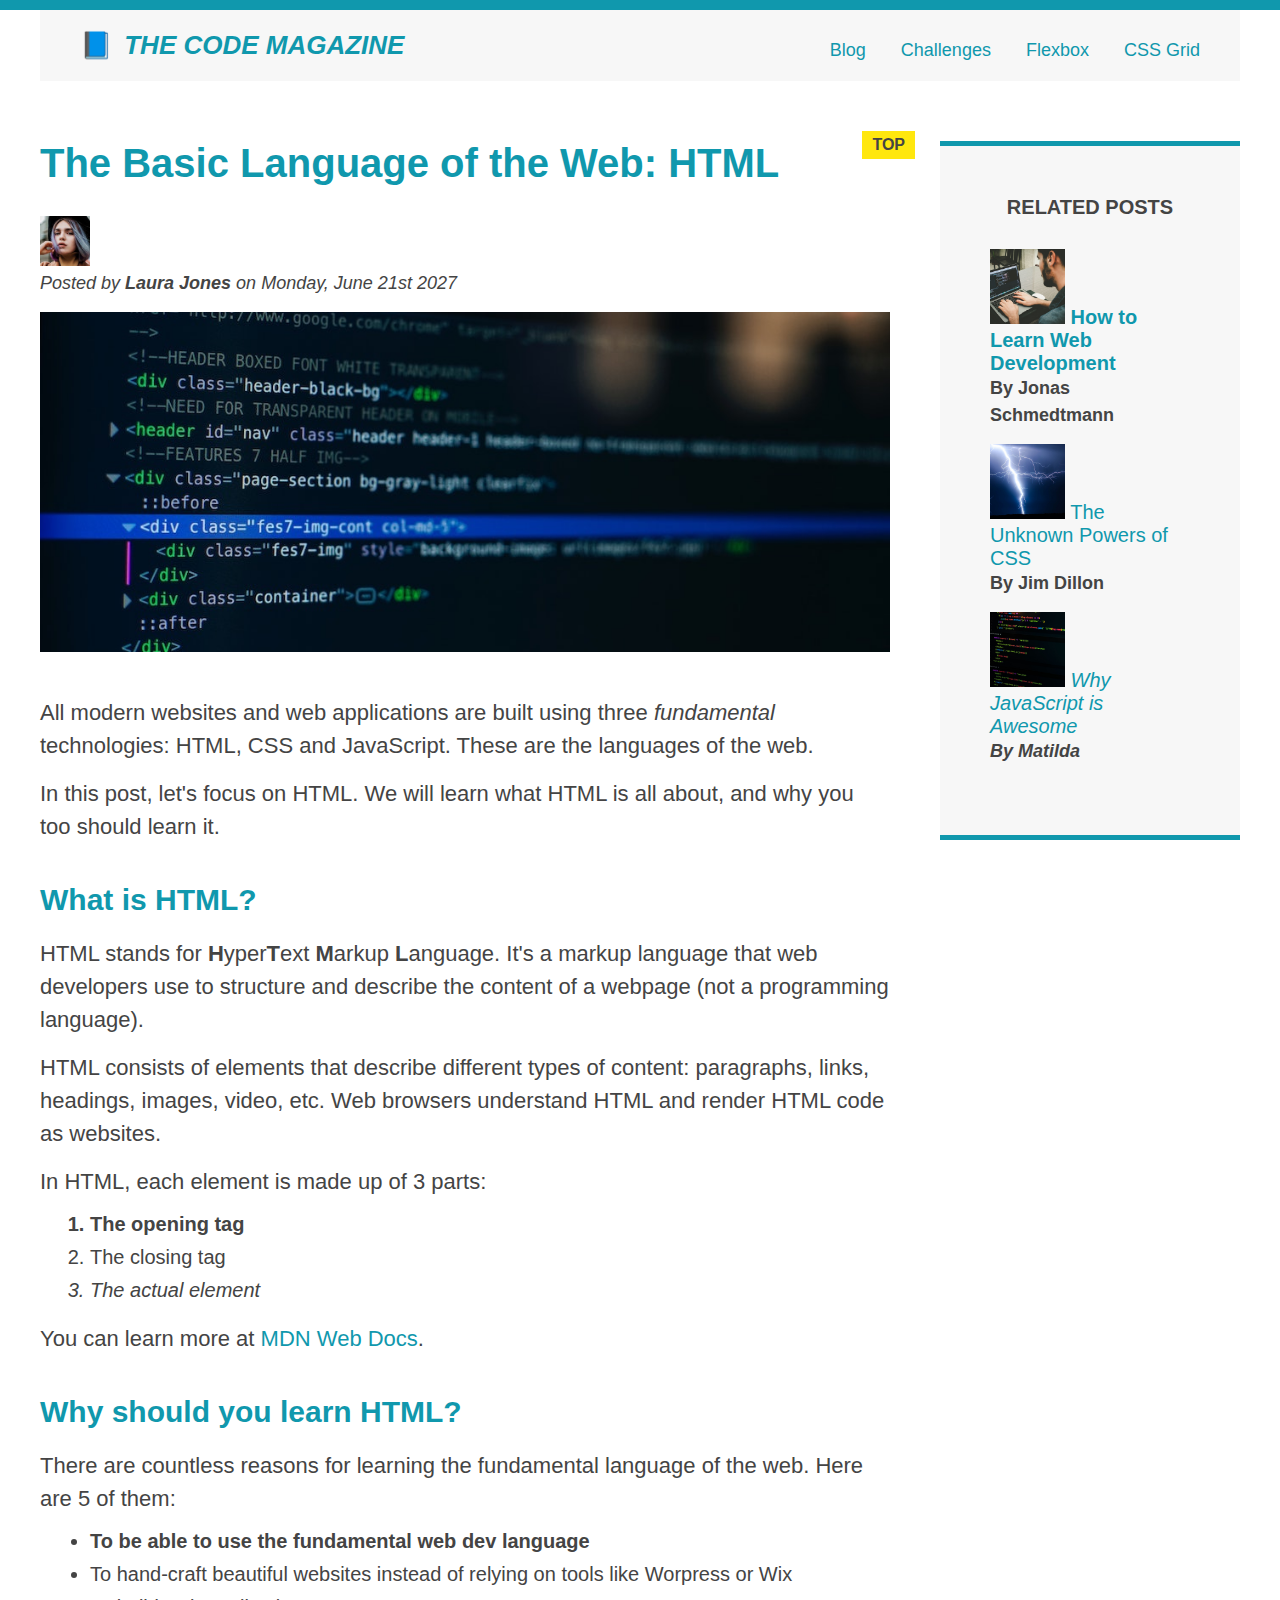
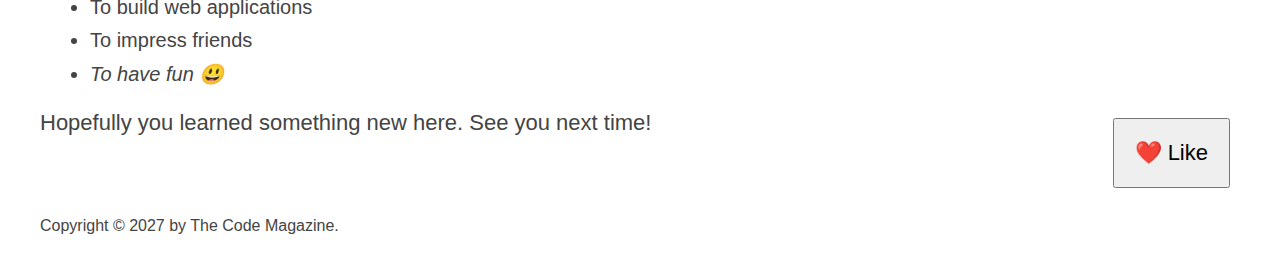
<file: starter/04-CSS-Layouts/index.html>
<!DOCTYPE html>
<html lang="en">
  <head>
    <meta charset="UTF-8" />
    <link href="style.css" rel="stylesheet" />

    <title>The Basic Language of the Web: HTML</title>
  </head>

  <body>

    <div class="container">
      <header class="main-header clearfix">
        <h1>📘 The Code Magazine</h1>

        <nav>
          <!-- <strong>This is the navigation</strong> -->
          <a href="blog.html">Blog</a>
          <a href="#">Challenges</a>
          <a href="#">Flexbox</a>
          <a href="#">CSS Grid</a>
        </nav>


      </header>

      <article>
        <header class="post-header">
          <h2>The Basic Language of the Web: HTML</h2>

          <img
            src="img/laura-jones.jpg"
            alt="Headshot of Laura Jones"
            height="50"
            width="50"
          />

          <p id="author">
            Posted by <strong>Laura Jones</strong> on Monday, June 21st 2027
          </p>

          <img
            src="img/post-img.jpg"
            alt="HTML code on a screen"
            width="500"
            height="200"
            class="post-img"
          />
          <button>❤️ Like</button>
        </header>

        <p>
          All modern websites and web applications are built using three
          <em>fundamental</em>
          technologies: HTML, CSS and JavaScript. These are the languages of the
          web.
        </p>

        <p>
          In this post, let's focus on HTML. We will learn what HTML is all
          about, and why you too should learn it.
        </p>

        <h3>What is HTML?</h3>
        <p>
          HTML stands for <strong>H</strong>yper<strong>T</strong>ext
          <strong>M</strong>arkup <strong>L</strong>anguage. It's a markup
          language that web developers use to structure and describe the content
          of a webpage (not a programming language).
        </p>
        <p>
          HTML consists of elements that describe different types of content:
          paragraphs, links, headings, images, video, etc. Web browsers
          understand HTML and render HTML code as websites.
        </p>
        <p>In HTML, each element is made up of 3 parts:</p>

        <ol>
          <li class="first-li">The opening tag</li>
          <li>The closing tag</li>
          <li>The actual element</li>
        </ol>

        <p>
          You can learn more at
          <a
            href="https://developer.mozilla.org/en-US/docs/Web/HTML"
            target="_blank"
            >MDN Web Docs</a
          >.
        </p>

        <h3>Why should you learn HTML?</h3>

        <p>
          There are countless reasons for learning the fundamental language of
          the web. Here are 5 of them:
        </p>

        <ul>
          <li class="first-li">
            To be able to use the fundamental web dev language
          </li>
          <li>
            To hand-craft beautiful websites instead of relying on tools like
            Worpress or Wix
          </li>
          <li>To build web applications</li>
          <li>To impress friends</li>
          <li>To have fun 😃</li>
        </ul>

        <p>Hopefully you learned something new here. See you next time!</p>
      </article>

      <aside>
        <h4>Related posts</h4>

        <ul class="related">
          <li>
            <img
              src="img/related-1.jpg"
              alt="Person programming"
              width="75"
              height="75"
            />
            <a href="#">How to Learn Web Development</a>
            <p class="related-author">By Jonas Schmedtmann</p>
          </li>
          <li>
            <img
              src="img/related-2.jpg"
              alt="Lightning"
              width="75"
              height="75"
            />
            <a href="#">The Unknown Powers of CSS</a>
            <p class="related-author">By Jim Dillon</p>
          </li>
          <li>
            <img
              src="img/related-3.jpg"
              alt="JavaScript code on a screen"
              width="75"
              height="75"
            />
            <a href="#">Why JavaScript is Awesome</a>
            <p class="related-author">By Matilda</p>
          </li>
        </ul>
      </aside>

      <footer>
        <p id="copyright" class="copyright text">
          Copyright &copy; 2027 by The Code Magazine.
        </p>
      </footer>
    </div>
  </body>
</html>
</file>
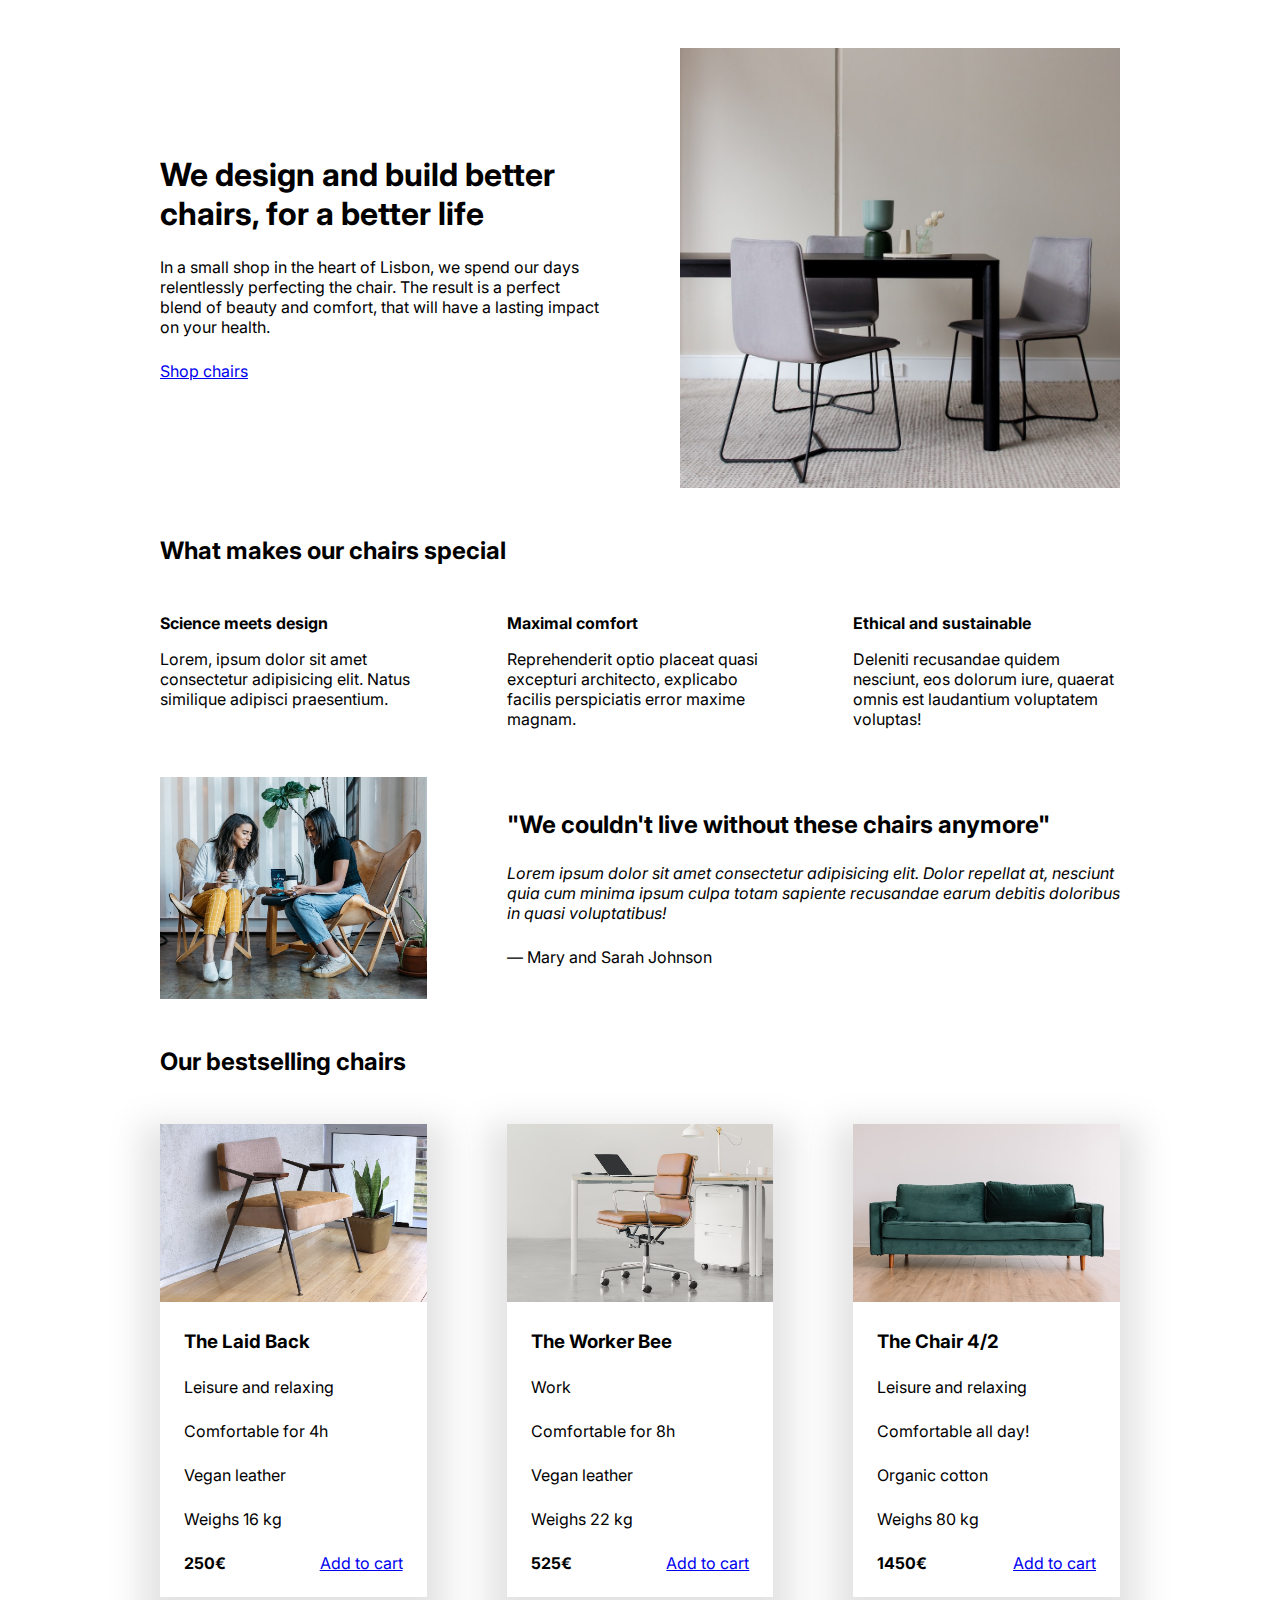
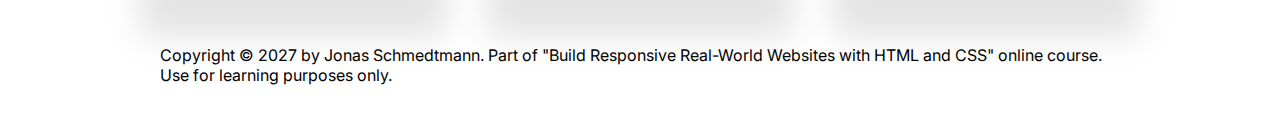
<file: starter/05-Design/index.html>
<!DOCTYPE html>
<html lang="en">
  <head>
    <meta charset="UTF-8" />
    <meta http-equiv="X-UA-Compatible" content="IE=edge" />
    <meta name="viewport" content="width=device-width, initial-scale=1.0" />
    <link rel="preconnect" href="https://fonts.googleapis.com"><link rel="preconnect" href="https://fonts.gstatic.com" crossorigin><link href="https://fonts.googleapis.com/css2?family=Inter:wght@400;500;700&display=swap" rel="stylesheet">
    <link rel="stylesheet" href="style.css" />
    <title>Lisbon Chair Shop</title>
  </head>
  <body>
    <div class="container">
      <header>
        <div class="header-text-box">
          <h1>We design and build better chairs, for a better life</h1>
          <p class="header-text">
            In a small shop in the heart of Lisbon, we spend our days
            relentlessly perfecting the chair. The result is a perfect blend of
            beauty and comfort, that will have a lasting impact on your health.
          </p>
          <a class="btn btn--big" href="#">Shop chairs</a>
        </div>
        <img src="hero.jpg" alt="Photo" />
      </header>

      <section>
        <h2>What makes our chairs special</h2>
        <div class="grid-3-cols">
          <div>
            <p class="features-title"><strong>Science meets design</strong></p>
            <p class="features-text">
              Lorem, ipsum dolor sit amet consectetur adipisicing elit. Natus
              similique adipisci praesentium.
            </p>
          </div>

          <div>
            <p class="features-title">
              <strong>Maximal comfort</strong>
            </p>
            <p class="features-text">
              Reprehenderit optio placeat quasi excepturi architecto, explicabo
              facilis perspiciatis error maxime magnam.
            </p>
          </div>

          <div>
            <p class="features-title">
              <strong>Ethical and sustainable</strong>
            </p>
            <p class="features-text">
              Deleniti recusandae quidem nesciunt, eos dolorum iure, quaerat
              omnis est laudantium voluptatem voluptas!
            </p>
          </div>
        </div>
      </section>

      <section class="testimonial-section">
        <div class="grid-3-cols">
          <img src="customers.jpg" alt="People sitting on chairs" />
          <div class="testimonial-box">
            <h2>"We couldn't live without these chairs anymore"</h2>
            <blockquote class="testimonial-text">
              Lorem ipsum dolor sit amet consectetur adipisicing elit. Dolor
              repellat at, nesciunt quia cum minima ipsum culpa totam sapiente
              recusandae earum debitis doloribus in quasi voluptatibus!
            </blockquote>
            <p class="testimonial-author">&mdash; Mary and Sarah Johnson</p>
          </div>
        </div>
      </section>

      <section>
        <h2>Our bestselling chairs</h2>
        <div class="grid-3-cols">
          <figure class="chair">
            <img src="chair-1.jpg" alt="Chair" />
            <div class="chair-box">
              <h3>The Laid Back</h3>
              <ul class="chair-details">
                <li>
                  <!-- Span is a generic INLINE text element, it doesn't have any meaning. It's like a div element, but inline -->
                  <span>Leisure and relaxing</span>
                </li>
                <li>
                  <span>Comfortable for 4h</span>
                </li>
                <li>
                  <span>Vegan leather</span>
                </li>
                <li>
                  <span>Weighs 16 kg</span>
                </li>
              </ul>
              <div class="chair-price">
                <strong>250€</strong>
                <a href="#" class="btn btn--small">Add to cart</a>
              </div>
            </div>
          </figure>

          <figure class="chair">
            <img src="chair-2.jpg" alt="Chair" />
            <div class="chair-box">
              <h3>The Worker Bee</h3>
              <ul class="chair-details">
                <li>
                  <span>Work</span>
                </li>
                <li>
                  <span>Comfortable for 8h</span>
                </li>
                <li>
                  <span>Vegan leather</span>
                </li>
                <li>
                  <span>Weighs 22 kg</span>
                </li>
              </ul>
              <div class="chair-price">
                <strong>525€</strong>
                <a href="#" class="btn btn--small">Add to cart</a>
              </div>
            </div>
          </figure>

          <figure class="chair">
            <img src="chair-3.jpg" alt="Chair" />
            <div class="chair-box">
              <h3>The Chair 4/2</h3>
              <ul class="chair-details">
                <li>
                  <span>Leisure and relaxing</span>
                </li>
                <li>
                  <span>Comfortable all day!</span>
                </li>
                <li>
                  <span>Organic cotton</span>
                </li>
                <li>
                  <span>Weighs 80 kg</span>
                </li>
              </ul>
              <div class="chair-price">
                <strong>1450€</strong>
                <a href="#" class="btn btn--small">Add to cart</a>
              </div>
            </div>
          </figure>
        </div>
      </section>

      <footer>
        Copyright &copy; 2027 by Jonas Schmedtmann. Part of "Build Responsive
        Real-World Websites with HTML and CSS" online course. Use for learning
        purposes only.
      </footer>
    </div>
  </body>
</html>
</file>
<file: final/03-CSS-Fundamentals/style.css>
* {
  /* border-top: 10px solid #1098ad; */
  margin: 0;
  padding: 0;
}

/* PAGE SECTIONS */
body {
  color: #444;
  font-family: sans-serif;

  border-top: 10px solid #1098ad;
  position: relative;
}

.container {
  width: 800px;
  /* margin-left: auto;
  margin-right: auto; */
  margin: 0 auto;
}

.main-header {
  background-color: #f7f7f7;
  /* padding: 20px;
  padding-left: 40px;
  padding-right: 40px; */
  padding: 20px 40px;
  margin-bottom: 60px;
  /* height: 80px; */
}

nav {
  font-size: 18px;
  /* text-align: center; */
}

article {
  margin-bottom: 60px;
}

.post-header {
  margin-bottom: 40px;
  /* position: relative; */
}

aside {
  background-color: #f7f7f7;
  border-top: 5px solid #1098ad;
  border-bottom: 5px solid #1098ad;
  /* padding-top: 50px;
  padding-bottom: 50px; */
  padding: 50px 0;
  width: 500px;
}

/* SMALLER ELEMENTS */
h1,
h2,
h3 {
  color: #1098ad;
}

h1 {
  font-size: 26px;
  text-transform: uppercase;
  font-style: italic;
}

h2 {
  font-size: 40px;
  margin-bottom: 30px;
}

h3 {
  font-size: 30px;
  margin-bottom: 20px;
  margin-top: 40px;
}

h4 {
  font-size: 20px;
  text-transform: uppercase;
  text-align: center;
}

p {
  font-size: 22px;
  line-height: 1.5;
  margin-bottom: 15px;
}

ul,
ol {
  margin-left: 50px;
  margin-bottom: 20px;
}

li {
  font-size: 20px;
  margin-bottom: 10px;
  /* display: inline; */
}

li:last-child {
  margin-bottom: 0;
}

/* footer p {
  font-size: 16px;
} */

/* article header p {
  font-style: italic;
} */

#author {
  font-style: italic;
  font-size: 18px;
}

#copyright {
  font-size: 16px;
}

.related-author {
  font-size: 18px;
  font-weight: bold;
}

/* ul {
  list-style: none;
} */

.related {
  list-style: none;
}

body {
  /* background-color: orangered; */
}

/* .first-li {
  font-weight: bold;
} */

li:first-child {
  font-weight: bold;
}

li:last-child {
  font-style: italic;
}

li:nth-child(even) {
  /* color: red; */
}

/* Misconception: this won't work! */
article p:first-child {
  color: red;
}

/* Styling links */
a:link {
  color: #1098ad;
  text-decoration: none;
}

a:visited {
  /* color: #777; */
  color: #1098ad;
}

a:hover {
  color: orangered;
  font-weight: bold;
  text-decoration: underline orangered;
}

a:active {
  background-color: black;
  font-style: italic;
}
/* LVHA */

.post-img {
  width: 100%;
  height: auto;
}

nav a:link {
  /* background-color: orangered;
  margin: 20px;
  padding: 20px;

  display: block; */

  margin-right: 30px;
  margin-top: 10px;
  display: inline-block;
}

nav a:link:last-child {
  margin-right: 0;
}

button {
  font-size: 22px;
  padding: 20px;
  cursor: pointer;

  position: absolute;
  /* top: 50px;
  left: 50px; */
  bottom: 50px;
  right: 50px;
}

h1::first-letter {
  font-style: normal;
  margin-right: 5px;
}

h3 + p::first-line {
  /* color: red; */
}

h2 {
  /* background-color: orange; */
  position: relative;
}

h2::before {
  content: "TOP";
  background-color: #ffe70e;
  color: #444;
  font-size: 16px;
  font-weight: bold;
  display: inline-block;
  padding: 5px 10px;
  position: absolute;
  top: -10px;
  right: -25px;
}

/* Resolving conflicts */
/* #copyright {
  color: red;
}

.copyright {
  color: blue;
}

.text {
  color: yellow;
}

footer p {
  color: green !important;
} */

/* nav a:link,
nav p {
  font-size: 18px;
} */
</file>
<file: final/04-CSS-Layouts/style.css>
* {
  /* border-top: 10px solid #1098ad; */
  margin: 0;
  padding: 0;
  box-sizing: border-box;
}

/* PAGE SECTIONS */
body {
  color: #444;
  font-family: sans-serif;

  border-top: 10px solid #1098ad;
  position: relative;
}

.container {
  width: 1200px;
  /* margin-left: auto;
  margin-right: auto; */
  margin: 0 auto;
}

.main-header {
  background-color: #f7f7f7;
  /* padding: 20px;
  padding-left: 40px;
  padding-right: 40px; */
  padding: 20px 40px;
  /* margin-bottom: 60px; */
  /* height: 80px; */
}

nav {
  font-size: 18px;
  /* text-align: center; */
}

article {
  /* margin-bottom: 60px; */
}

.post-header {
  margin-bottom: 40px;
  /* position: relative; */
}

aside {
  background-color: #f7f7f7;
  border-top: 5px solid #1098ad;
  border-bottom: 5px solid #1098ad;
  padding: 50px 40px;
}

/* SMALLER ELEMENTS */
h1,
h2,
h3 {
  color: #1098ad;
}

h1 {
  font-size: 26px;
  text-transform: uppercase;
  font-style: italic;
}

h2 {
  font-size: 40px;
  margin-bottom: 30px;
}

h3 {
  font-size: 30px;
  margin-bottom: 20px;
  margin-top: 40px;
}

h4 {
  font-size: 20px;
  text-transform: uppercase;
  text-align: center;
  margin-bottom: 30px;
}

p {
  font-size: 22px;
  line-height: 1.5;
  margin-bottom: 15px;
}

ul,
ol {
  margin-left: 50px;
  margin-bottom: 20px;
}

li {
  font-size: 20px;
  margin-bottom: 10px;
  /* display: inline; */
}

li:last-child {
  margin-bottom: 0;
}

/* footer p {
  font-size: 16px;
} */

/* article header p {
  font-style: italic;
} */

#author {
  font-style: italic;
  font-size: 18px;
}

#copyright {
  font-size: 16px;
}

.related-author {
  font-size: 18px;
  font-weight: bold;
}

/* ul {
  list-style: none;
} */

.related {
  list-style: none;
  margin-left: 0;
}

body {
  /* background-color: orangered; */
}

/* .first-li {
  font-weight: bold;
} */

li:first-child {
  font-weight: bold;
}

li:last-child {
  font-style: italic;
}

li:nth-child(even) {
  /* color: red; */
}

/* Misconception: this won't work! */
article p:first-child {
  color: red;
}

/* Styling links */
a:link {
  color: #1098ad;
  text-decoration: none;
}

a:visited {
  /* color: #777; */
  color: #1098ad;
}

a:hover {
  color: orangered;
  font-weight: bold;
  text-decoration: underline orangered;
}

a:active {
  background-color: black;
  font-style: italic;
}
/* LVHA */

.post-img {
  width: 100%;
  height: auto;
}

nav a:link {
  /* background-color: orangered;
  margin: 20px;
  padding: 20px;

  display: block; */

  margin-right: 30px;
  display: inline-block;
}

nav a:link:last-child {
  margin-right: 0;
}

button {
  font-size: 22px;
  padding: 20px;
  cursor: pointer;

  position: absolute;
  /* top: 50px;
  left: 50px; */
  bottom: 50px;
  right: 50px;
}

h1::first-letter {
  font-style: normal;
  margin-right: 5px;
}

h3 + p::first-line {
  /* color: red; */
}

h2 {
  /* background-color: orange; */
  position: relative;
}

h2::before {
  content: "TOP";
  background-color: #ffe70e;
  color: #444;
  font-size: 16px;
  font-weight: bold;
  display: inline-block;
  padding: 5px 10px;
  position: absolute;
  top: -10px;
  right: -25px;
}

/* Resolving conflicts */
/* #copyright {
  color: red;
}

.copyright {
  color: blue;
}

.text {
  color: yellow;
}

footer p {
  color: green !important;
} */

/* nav a:link,
nav p {
  font-size: 18px;
} */

/* FLOATS */
/*
.author-img {
  float: left;
  margin-bottom: 20px;
}

.author {
  float: left;
  margin-top: 10px;
  margin-left: 20px;
}

h1 {
  float: left;
}

nav {
  float: right;
}

.clear {
  clear: both;
}

.clearfix::after {
  clear: both;
  content: "";
  display: block;
}

article {
  width: 825px;
  float: left;
}

aside {
  width: 300px;
  float: right;
}

footer {
  clear: both;
}
*/

/* FLEXBOX */
.main-header {
  display: flex;
  align-items: center;
  justify-content: space-between;
}

.author-box {
  display: flex;
  align-items: center;
  margin-bottom: 15px;
}

.author {
  margin-bottom: 0;
  margin-left: 15px;
}

.related-post {
  display: flex;
  align-items: center;
  gap: 20px;
  margin-bottom: 30px;
}

.related-link:link {
  font-size: 17px;
  font-weight: bold;
  font-style: normal;
  margin-bottom: 5px;
  display: block;
}

.related-author {
  margin-bottom: 0;
  font-size: 14px;
  font-weight: normal;
  font-style: italic;
}

/* FLEXBOX LAYOUT */
/* .row {
  display: flex;
  align-items: flex-start;
  gap: 75px;
  margin-bottom: 60px;
}

article {
  flex: 1;
  margin-bottom: 0;
}

aside {
  
  DEFAULTS:
  flex-grow: 0;
  flex-shrink: 1;
  flex-basis: auto;

  flex: 0 0 300px;
} */

/* CSS GRID LAYOUT */
.container {
  display: grid;
  grid-template-columns: 1fr 300px;
  column-gap: 75px;
  row-gap: 60px;
  align-items: start;
}

.main-header {
  /* grid-column: 1 / span 2; */
  grid-column: 1 / -1;
}

article {
}

aside {
}

footer {
  grid-column: 1 / -1;
}
</file>
<file: final/05-Design/style.css>
/*
SPACING SYSTEM (px)
2 / 4 / 8 / 12 / 16 / 24 / 32 / 48 / 64 / 80 / 96 / 128

FONT SIZE SYSTEM (px)
10 / 12 / 14 / 16 / 18 / 20 / 24 / 30 / 36 / 44 / 52 / 62 / 74 / 86 / 98
*/

/* 
MAIN COLOR: #087f5b
GREY COLOR: #343a40
*/

* {
  margin: 0;
  padding: 0;
  box-sizing: border-box;
}

/* ------------------------ */
/* GENERAL STYLES */
/* ------------------------ */
body {
  font-family: "Inter", sans-serif;
  color: #343a40;
  border-bottom: 8px solid #087f5b;
}

.container {
  width: 960px;
  margin: 0 auto;
}

header,
section {
  margin-bottom: 96px;
}

h2 {
  margin-bottom: 48px;
  font-size: 36px;
  letter-spacing: -0.5px;
  /* 24 / 30 / 36 */
}

.grid-3-cols {
  display: grid;
  grid-template-columns: repeat(3, 1fr);
  column-gap: 80px;
}

.btn:link,
.btn:visited {
  background-color: #087f5b;
  color: #fff;
  text-decoration: none;
  text-transform: uppercase;
  font-weight: 500;

  display: inline-block;
  border-radius: 100px;
}

.btn:hover,
.btn:active {
  background-color: #099268;
}

.btn--big {
  font-size: 18px;
  padding: 16px 32px;
}

.btn--small {
  font-size: 14px;
  padding: 8px 12px;
}

img {
  border-radius: 12px;
}

/* ------------------------ */
/* COMPONENT STYLES */
/* ------------------------ */

/* HEADER */
header {
  display: grid;
  grid-template-columns: repeat(2, 1fr);
  column-gap: 80px;
  margin-top: 64px;
}

.header-text-box {
  align-self: center;
}

h1 {
  margin-bottom: 32px;
  font-size: 44px;
  line-height: 1.1;
  letter-spacing: -1px;
  /* 44 / 52 / 62 */

  /* text-shadow: 0 5px 5px rgba(0, 0, 0, 0.2); */
}

.header-text {
  margin-bottom: 24px;
  font-size: 18px;
  line-height: 1.7;
}

img {
  width: 100%;
}

/* FEATURES */
.features-icon {
  stroke: #087f5b;
  width: 32px;
  heigh: 32px;
  margin-bottom: 24px;
}

.features-title {
  margin-bottom: 16px;
  font-size: 20px;
}

.features-text {
  font-size: 18px;
  line-height: 1.7;
}

/* TESTIMONIAL */
.testimonial-section {
  background-color: #087f5b;
  color: #fff;
  padding: 24px;
  border-radius: 12px;
}

.testimonial-box {
  grid-column: 2 / -1;
  align-self: center;
}

.testimonial-box h2 {
  margin-bottom: 24px;
  /* 20 / 24 / 30 */
  font-size: 24px;
}

.testimonial-text {
  font-style: italic;
  margin-bottom: 24px;
  font-size: 18px;
  line-height: 1.7;
  color: ##e6fcf5;
}

.testimonial-author {
  color: #c3fae8;
}

/* CHAIRS */
.chair {
  box-shadow: 0 20px 30px 0 rgba(0, 0, 0, 0.07);
  border-radius: 12px;
}

.chair img {
  border-bottom-left-radius: 0;
  border-bottom-right-radius: 0;
}

.chair-box {
  padding: 32px;
}

h3 {
  margin-bottom: 24px;
  font-size: 20px;
}

.chair-details {
  list-style: none;
  margin-bottom: 48px;
}

.chair-details li {
  display: flex;
  align-items: center;
  gap: 12px;
  margin-bottom: 16px;
}

.chair-details li:last-child {
  margin-bottom: 0;
}

.chair-icon {
  stroke: #087f5b;
  width: 24px;
  height: 24px;
}

.chair-price {
  display: flex;
  justify-content: space-between;
  align-items: center;
  font-size: 20px;
}

footer {
  margin-bottom: 48px;
  font-size: 14px;
  color: #495057;
}
</file>
<file: starter/03-CSS-Fundamentals/style.css>
* {
  font-family: sans-serif;
  margin: 0;
  padding: 0;
}

body {
  position: relative;
}

header {
  margin-bottom: 20px;
}

h1 {
  font-size: 26px;
  text-transform: uppercase;
  font-style: italic;
  color: #0e17cd;
}

h2 {
  font-size: 40px;
  margin-bottom: 20px;
  position: relative;
}

h2::after {
  content: "TOP";
  background-color: rgb(62, 197, 71);
  display: inline-block;
  position: absolute;
  font-size: 16px;
  top: -5px;
  right: -10px;
  padding: 10px;
}

h3 {
  font-size: 30px;
  margin: 40px 0;
}

h4 {
  font-size: 20px;
  text-transform: uppercase;
  text-align: center;
}

p {
  font-size: 22px;
  line-height: 1.5;
  margin-bottom: 15px;
}

ul,
ol {
  margin-left: 40px;
}

li {
  font-size: 20px;
  margin-bottom: 15px;
}

.related {
  list-style: none;
}

.container {
  width: 700px;
  margin: 0 auto;
}

.liked {
  font-weight: bold;
  display: inline-block;
  width: 100px;
  height: 50px;
  padding: 0 10px;
  font-size: 20px;
  position: absolute;
  bottom: 100px;
  right: 100px;
}
</file>
<file: starter/04-CSS-Layouts/style.css>
* {
  /* border-top: 10px solid #1098ad; */
  margin: 0;
  padding: 0;
  box-sizing: border-box;
}

/* PAGE SECTIONS */
body {
  color: #444;
  font-family: sans-serif;

  border-top: 10px solid #1098ad;
  position: relative;
}

.container {
  width: 1200px;
  /* margin-left: auto;
  margin-right: auto; */
  margin: 0 auto;
}

.main-header {
  background-color: #f7f7f7;
  /* padding: 20px;
  padding-left: 40px;
  padding-right: 40px; */
  padding: 20px 40px;
  margin-bottom: 60px;
  /* height: 80px; */
}

nav {
  font-size: 18px;
  float: right;
  /* text-align: center; */
}

.clearfix::after {
  content: "";
  clear: both;
  display: block;
}

article {
  width: 850px;
  margin-bottom: 60px;
  float: left;
  /* background-color: red; */
}

.post-header {
  margin-bottom: 40px;
  /* position: relative; */
}

aside {
  background-color: #f7f7f7;
  border-top: 5px solid #1098ad;
  border-bottom: 5px solid #1098ad;
  /* padding-top: 50px;
  padding-bottom: 50px; */
  padding: 50px 50px;
  width: 300px;
  /* background-color: green; */
  float: right;
}

footer {
  clear: both;
}

/* SMALLER ELEMENTS */
h1,
h2,
h3 {
  color: #1098ad;
}

h1 {
  font-size: 26px;
  text-transform: uppercase;
  font-style: italic;
  float: left;
}

h2 {
  font-size: 40px;
  margin-bottom: 30px;
}

h3 {
  font-size: 30px;
  margin-bottom: 20px;
  margin-top: 40px;
}

h4 {
  font-size: 20px;
  text-transform: uppercase;
  text-align: center;
  margin-bottom: 30px;
}

p {
  font-size: 22px;
  line-height: 1.5;
  margin-bottom: 15px;
}

ul,
ol {
  margin-left: 50px;
  margin-bottom: 20px;
}

li {
  font-size: 20px;
  margin-bottom: 10px;
  /* display: inline; */
}

li:last-child {
  margin-bottom: 0;
}

/* footer p {
  font-size: 16px;
} */

/* article header p {
  font-style: italic;
} */

#author {
  font-style: italic;
  font-size: 18px;
}

#copyright {
  font-size: 16px;
}

.related-author {
  font-size: 18px;
  font-weight: bold;
}

/* ul {
  list-style: none;
} */

.related {
  list-style: none;
  margin-left: 0;
}

body {
  /* background-color: orangered; */
}

/* .first-li {
  font-weight: bold;
} */

li:first-child {
  font-weight: bold;
}

li:last-child {
  font-style: italic;
}

li:nth-child(even) {
  /* color: red; */
}

/* Misconception: this won't work! */
article p:first-child {
  color: red;
}

/* Styling links */
a:link {
  color: #1098ad;
  text-decoration: none;
}

a:visited {
  /* color: #777; */
  color: #1098ad;
}

a:hover {
  color: orangered;
  font-weight: bold;
  text-decoration: underline orangered;
}

a:active {
  background-color: black;
  font-style: italic;
}
/* LVHA */

.post-img {
  width: 100%;
  height: auto;
}

nav a:link {
  /* background-color: orangered;
  margin: 20px;
  padding: 20px;

  display: block; */

  margin-right: 30px;
  margin-top: 10px;
  display: inline-block;
}

nav a:link:last-child {
  margin-right: 0;
}

button {
  font-size: 22px;
  padding: 20px;
  cursor: pointer;

  position: absolute;
  /* top: 50px;
  left: 50px; */
  bottom: 50px;
  right: 50px;
}

h1::first-letter {
  font-style: normal;
  margin-right: 5px;
}

h3 + p::first-line {
  /* color: red; */
}

h2 {
  /* background-color: orange; */
  position: relative;
}

h2::before {
  content: "TOP";
  background-color: #ffe70e;
  color: #444;
  font-size: 16px;
  font-weight: bold;
  display: inline-block;
  padding: 5px 10px;
  position: absolute;
  top: -10px;
  right: -25px;
}

/* Resolving conflicts */
/* #copyright {
  color: red;
}

.copyright {
  color: blue;
}

.text {
  color: yellow;
}

footer p {
  color: green !important;
} */

/* nav a:link,
nav p {
  font-size: 18px;
} */
</file>
<file: starter/05-Design/style.css>
/*
SPACING SYSTEM (px)
2 / 4 / 8 / 12 / 16 / 24 / 32 / 48 / 64 / 80 / 96 / 128

FONT SIZE SYSTEM (px)
10 / 12 / 14 / 16 / 18 / 20 / 24 / 30 / 36 / 44 / 52 / 62 / 74 / 86 / 98
*/

* {
  margin: 0;
  padding: 0;
  box-sizing: border-box;
}

/* ------------------------ */
/* GENERAL STYLES */
/* ------------------------ */
body {
  font-family: "Inter", sans-serif;
}

.container {
  width: 960px;
  margin: 0 auto;
}

header,
section {
  margin-bottom: 48px;
}

h2 {
  margin-bottom: 48px;
}

.grid-3-cols {
  display: grid;
  grid-template-columns: repeat(3, 1fr);
  column-gap: 80px;
}

/* ------------------------ */
/* COMPONENT STYLES */
/* ------------------------ */

/* HEADER */
header {
  display: grid;
  grid-template-columns: repeat(2, 1fr);
  column-gap: 80px;
  margin-top: 48px;
}

.header-text-box {
  align-self: center;
}

h1 {
  margin-bottom: 24px;
}

.header-text {
  margin-bottom: 24px;
}

img {
  width: 100%;
}

/* FEATURES */
.features-icon {
}

.features-title {
  margin-bottom: 16px;
}

.features-text {
}

/* TESTIMONIAL */
.testimonial-section {
}

.testimonial-box {
  grid-column: 2 / -1;
  align-self: center;
}

.testimonial-box h2 {
  margin-bottom: 24px;
}

.testimonial-text {
  font-style: italic;
  margin-bottom: 24px;
}

/* CHAIRS */
.chair {
  box-shadow: 0 20px 30px 20px rgba(117, 117, 117, 0.192);
}

.chair-box {
  padding: 24px;
}

h3 {
  margin-bottom: 24px;
}

.chair-details {
  list-style: none;
  margin-bottom: 24px;
}

.chair-details li {
  display: flex;
  align-items: center;
  gap: 12px;
  margin-bottom: 24px;
}

.chair-details li:last-child {
  margin-bottom: 0;
}

.chair-icon {
}

.chair-price {
  display: flex;
  justify-content: space-between;
}

footer {
  margin-bottom: 48px;
}
</file>
